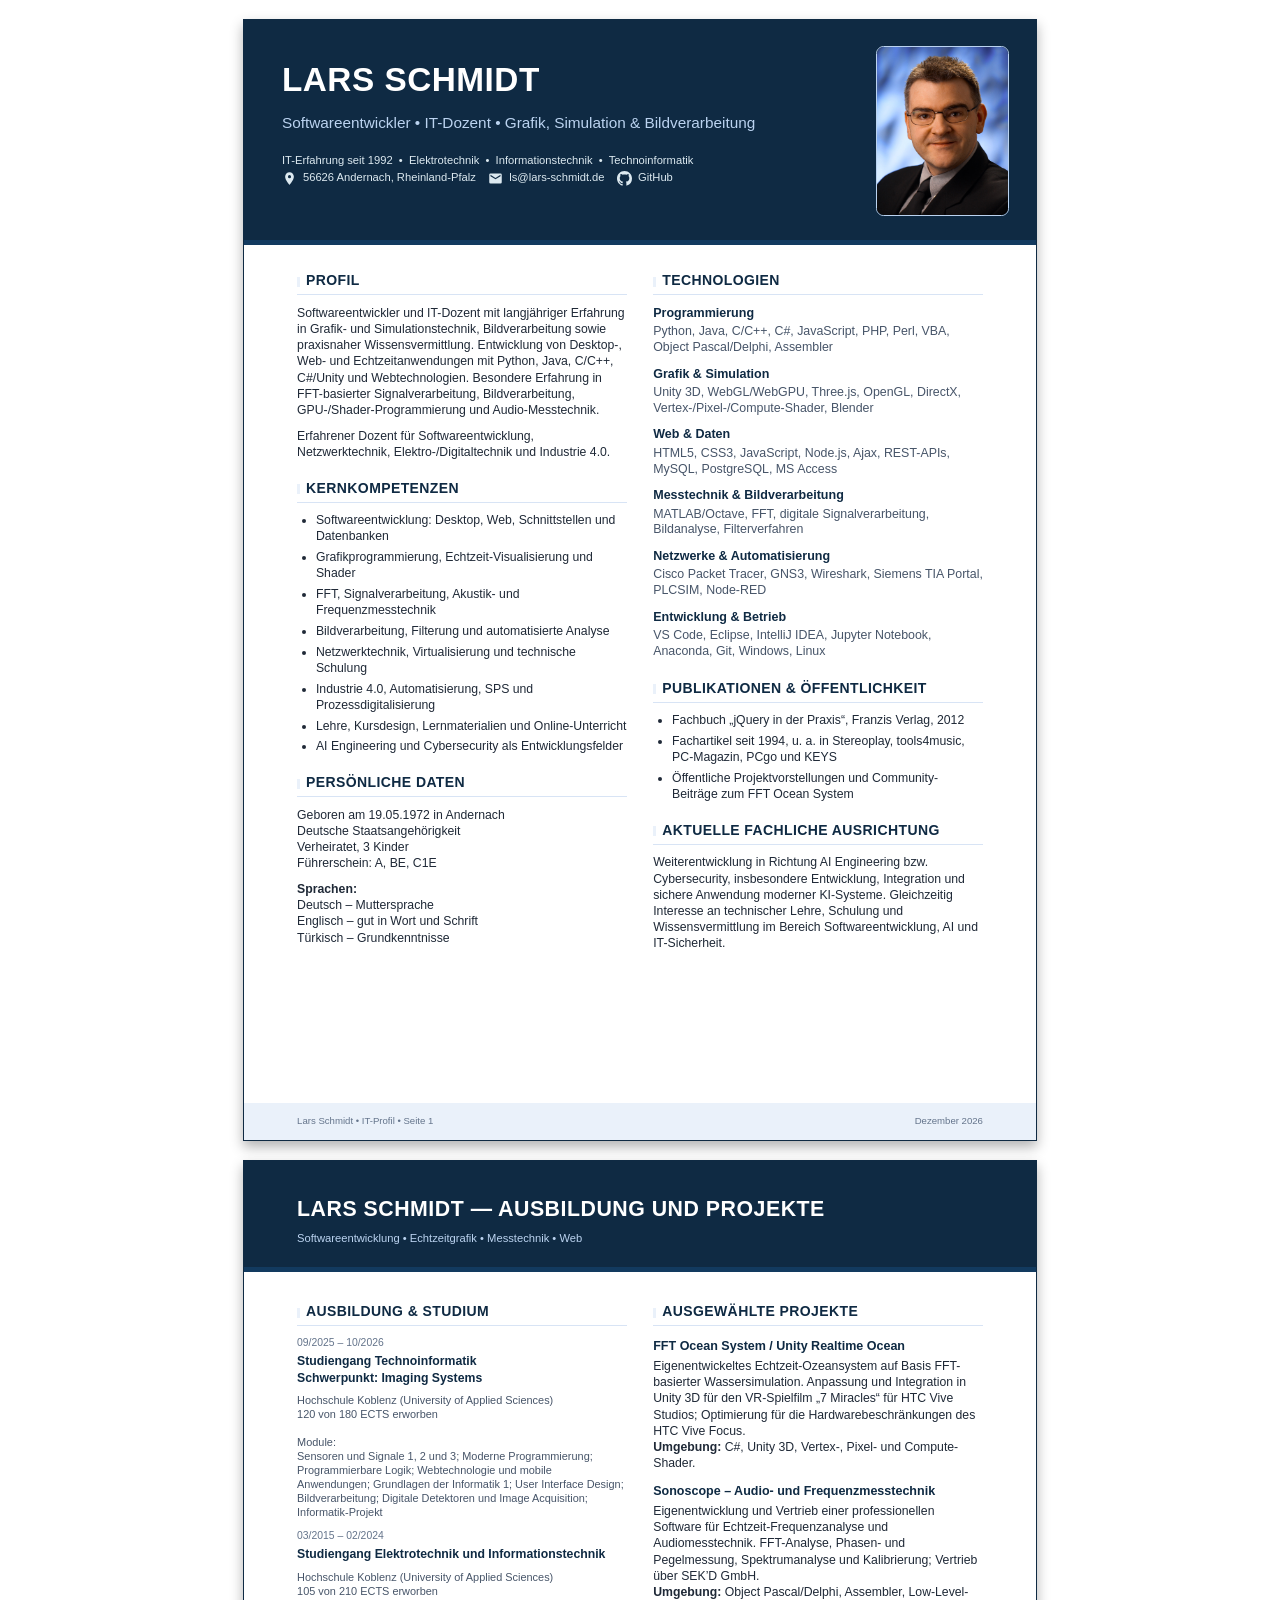
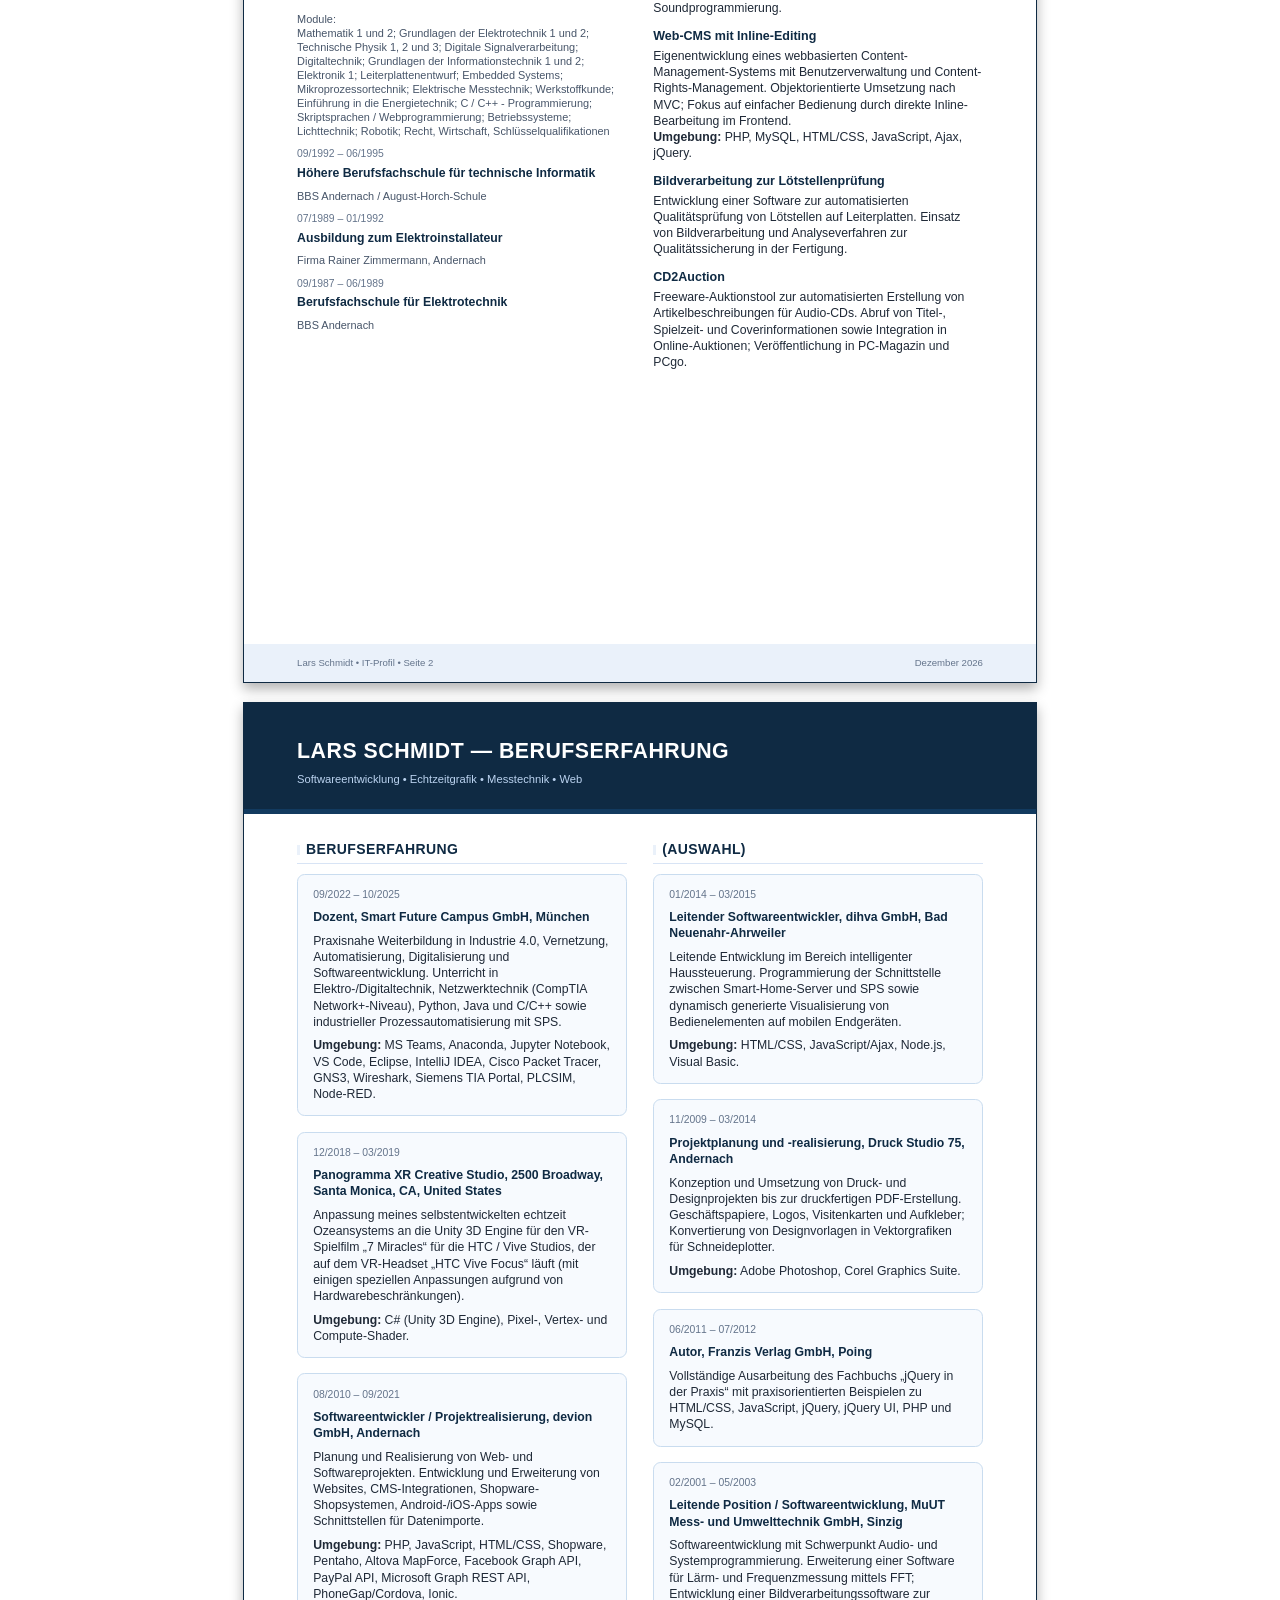
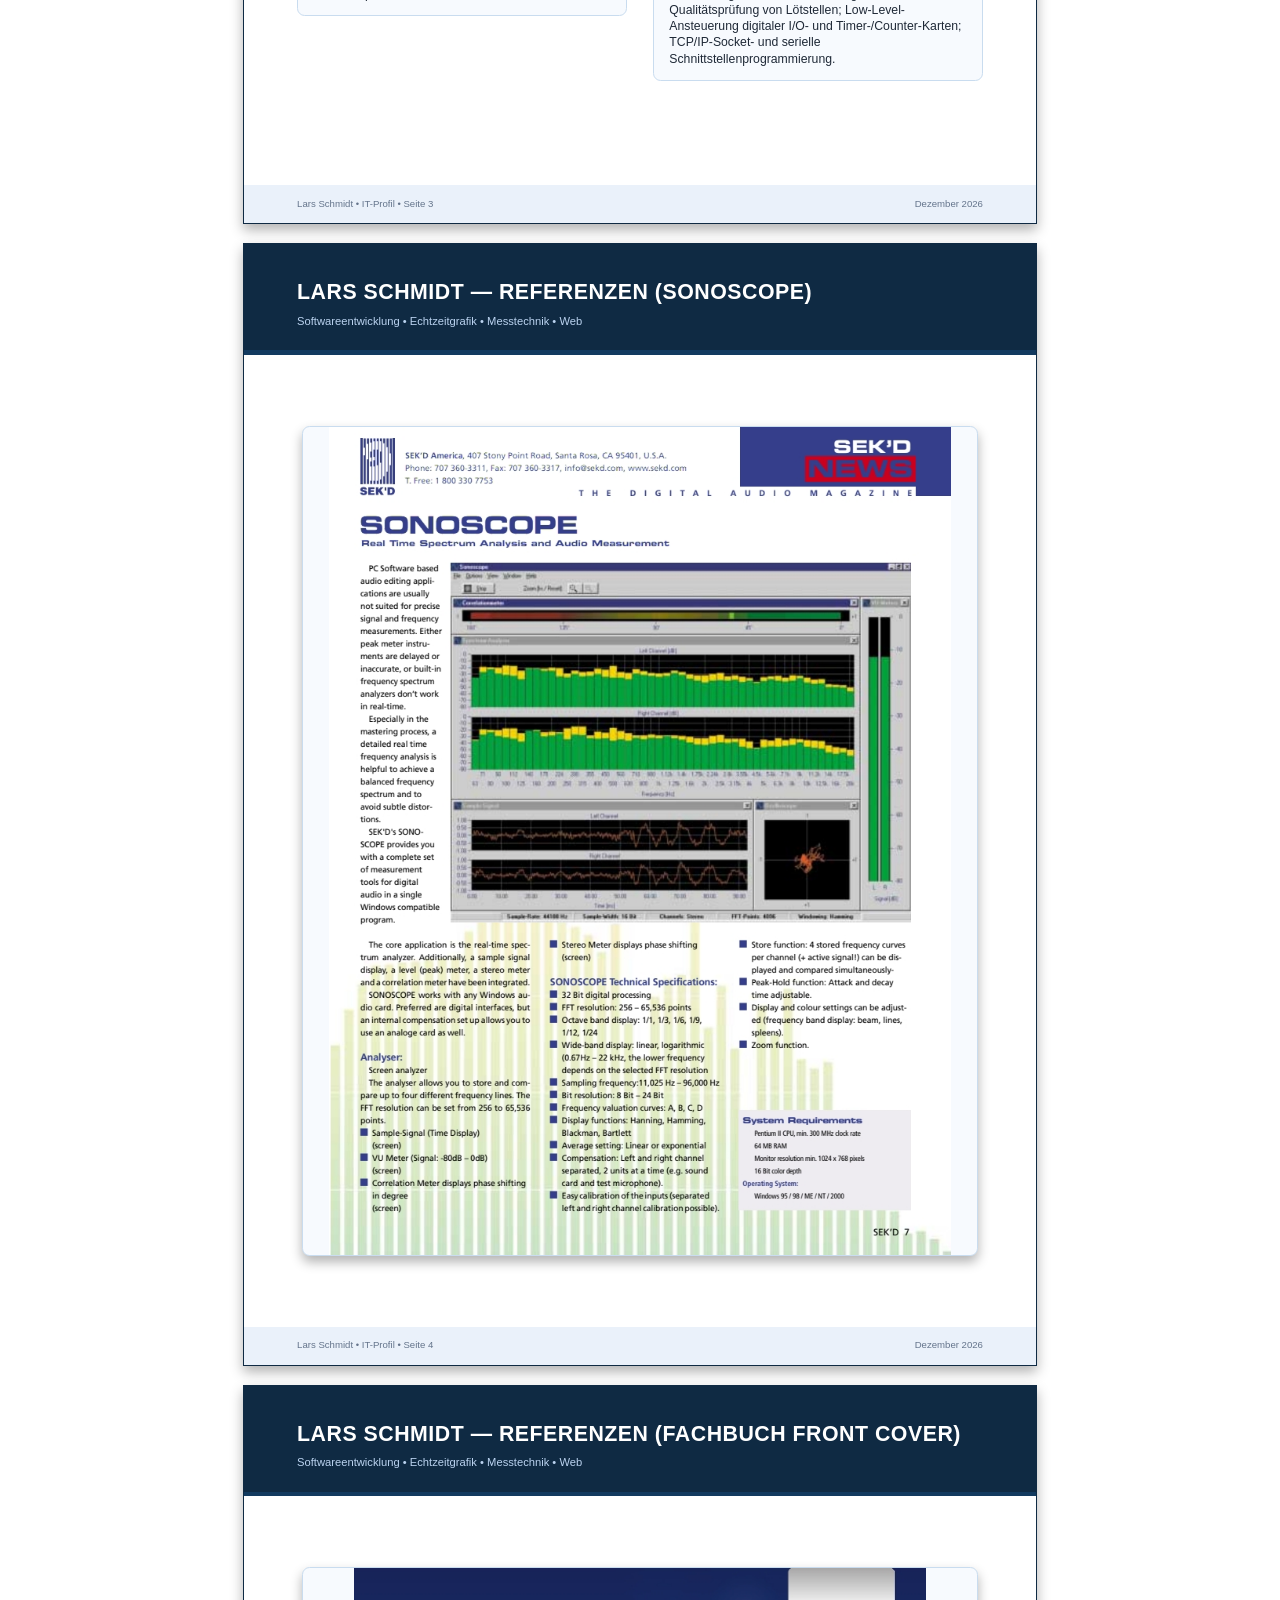
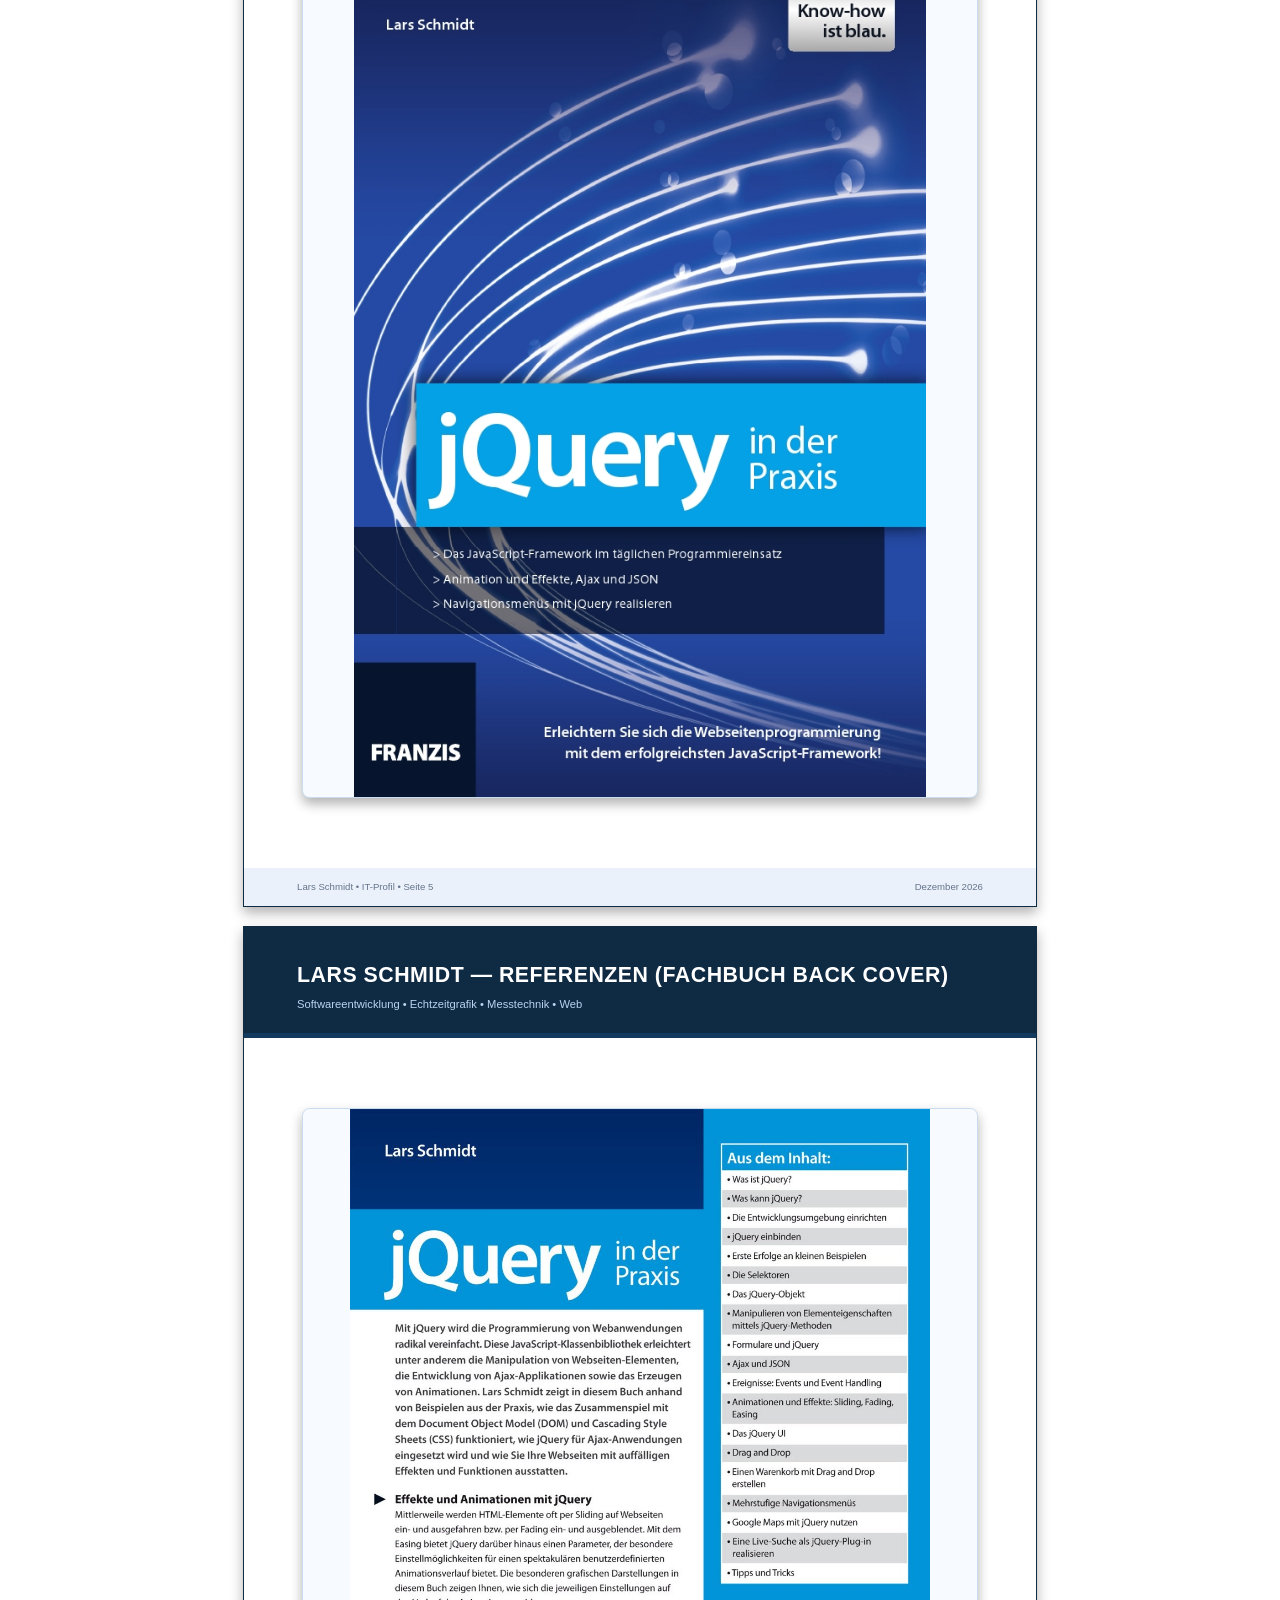
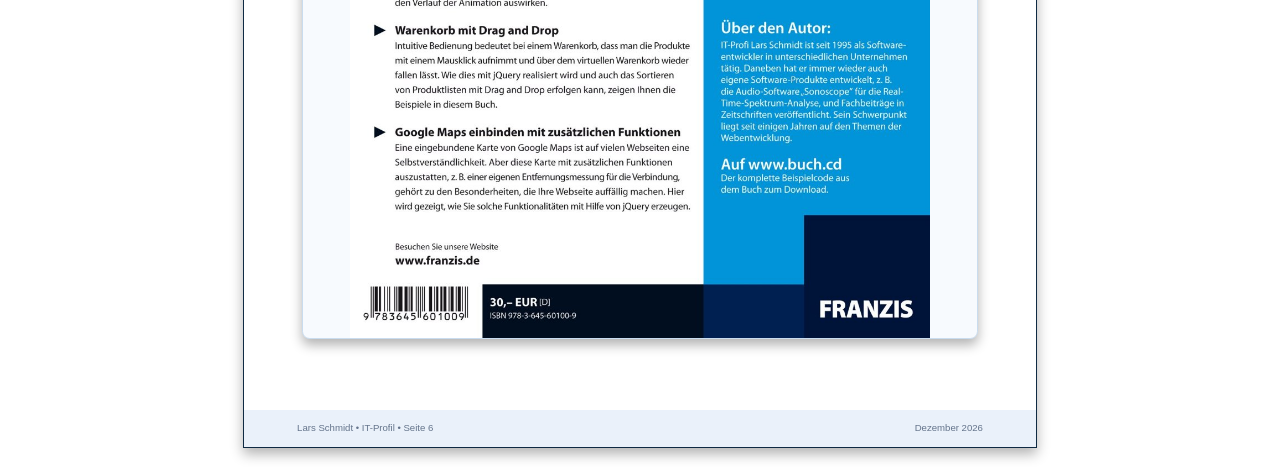
<file: index.html>
<!doctype html>
<html lang="de">

<head>
  <meta charset="utf-8">
  <meta name="viewport" content="width=device-width,initial-scale=1">
  <title>Lars Schmidt – IT-Profil</title>

  <link rel="stylesheet" href="style.css">

</head>

<body>

  <div class="page">
    <header class="header">
      <h1>LARS SCHMIDT</h1>
      <p class="role">Softwareentwickler &bull; IT-Dozent &bull; Grafik, Simulation &amp; Bildverarbeitung</p>

      <p class="contact">
        IT-Erfahrung seit 1992 &nbsp;&bull;&nbsp; Elektrotechnik &nbsp;&bull;&nbsp; Informationstechnik
        &nbsp;&bull;&nbsp; Technoinformatik<br>
        <!--
      Aktuelle fachliche Ausrichtung: AI Engineering &amp; Cybersecurity
      -->
      </p>


      <div class="contact">

        <span class="kontakt-item">
          <svg class="icon" viewBox="0 0 24 24" aria-hidden="true">
            <path
              d="M12 2C8.1 2 5 5.1 5 9c0 5.2 7 13 7 13s7-7.8 7-13c0-3.9-3.1-7-7-7zm0 9.5A2.5 2.5 0 1 1 12 6.5a2.5 2.5 0 0 1 0 5z" />
          </svg>
          56626 Andernach, Rheinland-Pfalz &nbsp;&nbsp;
        </span>

        <span class="kontakt-item">
          <svg class="icon" viewBox="0 0 24 24" aria-hidden="true">
            <path
              d="M20 4H4a2 2 0 0 0-2 2v12a2 2 0 0 0 2 2h16a2 2 0 0 0 2-2V6a2 2 0 0 0-2-2zm0 4.2-8 5-8-5V6l8 5 8-5v2.2z" />
          </svg>
          <a href="mailto:ls@lars-schmidt.de">ls@lars-schmidt.de &nbsp;&nbsp;</a>
        </span>

        <span class="kontakt-item">
          <svg class="icon" viewBox="0 0 16 16" aria-hidden="true">
            <path
              d="M8 0C3.58 0 0 3.58 0 8c0 3.54 2.29 6.53 5.47 7.59.4.07.55-.17.55-.38 0-.19-.01-.82-.01-1.49-2.01.37-2.53-.49-2.69-.94-.09-.23-.48-.94-.82-1.13-.28-.15-.68-.52-.01-.53.63-.01 1.08.58 1.23.82.72 1.21 1.87.87 2.33.66.07-.52.28-.87.51-1.07-1.78-.2-3.64-.89-3.64-3.95 0-.87.31-1.59.82-2.15-.08-.2-.36-1.02.08-2.12 0 0 .67-.21 2.2.82.64-.18 1.32-.27 2-.27s1.36.09 2 .27c1.53-1.04 2.2-.82 2.2-.82.44 1.1.16 1.92.08 2.12.51.56.82 1.27.82 2.15 0 3.07-1.87 3.75-3.65 3.95.29.25.54.73.54 1.48 0 1.07-.01 1.93-.01 2.2 0 .21.15.46.55.38A7.995 7.995 0 0 0 16 8c0-4.42-3.58-8-8-8z" />
          </svg>
          <a href="https://github.com/lars-schmidt-dev/" target="_blank" rel="noopener">
            GitHub &nbsp;&nbsp;
          </a>
        </span>


      </div><br>

      <div class="photo">
        <img src="images/Bild.png" alt="Lars Schmidt">
      </div>
    </header>

    <main class="content">
      <div>
        <section class="section">
          <h2>Profil</h2>
          <p>Softwareentwickler und IT-Dozent mit langjähriger Erfahrung in Grafik- und Simulationstechnik,
            Bildverarbeitung sowie praxisnaher Wissensvermittlung. Entwicklung von Desktop-, Web- und
            Echtzeitanwendungen mit Python, Java, C/C++, C#/Unity und Webtechnologien. Besondere Erfahrung in
            FFT-basierter Signalverarbeitung, Bildverarbeitung, GPU-/Shader-Programmierung und Audio-Messtechnik.</p>
          <p>Erfahrener Dozent für Softwareentwicklung, Netzwerktechnik, Elektro-/Digitaltechnik und Industrie 4.0.</p>
        </section>

        <section class="section">
          <h2>Kernkompetenzen</h2>
          <ul>
            <li>Softwareentwicklung: Desktop, Web, Schnittstellen und Datenbanken</li>
            <li>Grafikprogrammierung, Echtzeit-Visualisierung und Shader</li>
            <li>FFT, Signalverarbeitung, Akustik- und Frequenzmesstechnik</li>
            <li>Bildverarbeitung, Filterung und automatisierte Analyse</li>
            <li>Netzwerktechnik, Virtualisierung und technische Schulung</li>
            <li>Industrie 4.0, Automatisierung, SPS und Prozessdigitalisierung</li>
            <li>Lehre, Kursdesign, Lernmaterialien und Online-Unterricht</li>
            <li>AI Engineering und Cybersecurity als Entwicklungsfelder</li>
          </ul>
        </section>

        <section class="section">
          <h2>Persönliche Daten</h2>
          <p>Geboren am 19.05.1972 in Andernach<br>Deutsche Staatsangehörigkeit<br>Verheiratet, 3
            Kinder<br>Führerschein: A, BE, C1E</p>
          <p><strong>Sprachen:</strong><br>Deutsch – Muttersprache<br>Englisch – gut in Wort und Schrift<br>Türkisch –
            Grundkenntnisse</p>
        </section>

      </div>

      <div>
        <section class="section tech2">
          <h2>Technologien</h2>
          <h3>Programmierung</h3>
          <p>Python, Java, C/C++, C#, JavaScript, PHP, Perl, VBA, Object Pascal/Delphi, Assembler</p>
          <h3>Grafik &amp; Simulation</h3>
          <p>Unity 3D, WebGL/WebGPU, Three.js, OpenGL, DirectX, Vertex-/Pixel-/Compute-Shader, Blender</p>
          <h3>Web &amp; Daten</h3>
          <p>HTML5, CSS3, JavaScript, Node.js, Ajax, REST-APIs, MySQL, PostgreSQL, MS Access</p>
          <h3>Messtechnik &amp; Bildverarbeitung</h3>
          <p>MATLAB/Octave, FFT, digitale Signalverarbeitung, Bildanalyse, Filterverfahren</p>
          <h3>Netzwerke &amp; Automatisierung</h3>
          <p>Cisco Packet Tracer, GNS3, Wireshark, Siemens TIA Portal, PLCSIM, Node-RED</p>
          <h3>Entwicklung &amp; Betrieb</h3>
          <p>VS Code, Eclipse, IntelliJ IDEA, Jupyter Notebook, Anaconda, Git, Windows, Linux</p>
        </section>

        <section class="section">
          <h2>Publikationen &amp; Öffentlichkeit</h2>
          <ul>
            <li>Fachbuch „jQuery in der Praxis“, Franzis Verlag, 2012</li>
            <li>Fachartikel seit 1994, u. a. in Stereoplay, tools4music, PC-Magazin, PCgo und KEYS</li>
            <li>Öffentliche Projektvorstellungen und Community-Beiträge zum FFT Ocean System</li>
          </ul>
        </section>

        <section class="section">
          <h2>Aktuelle fachliche Ausrichtung</h2>
          <p>Weiterentwicklung in Richtung AI Engineering bzw. Cybersecurity, insbesondere Entwicklung, Integration und
            sichere Anwendung moderner KI-Systeme. Gleichzeitig Interesse an technischer Lehre, Schulung und
            Wissensvermittlung im Bereich Softwareentwicklung, AI und IT-Sicherheit.</p>
        </section>

      </div>
    </main>

    <div class="footer"><span>Lars Schmidt &bull; IT-Profil &bull; Seite 1</span><span class="profil-datum"
        style="text-align: right;"></span></div>
  </div>

  <div class="page page2">
    <header class="header" style="padding:9mm 14mm 7mm">
      <h1 style="font-size:16pt;margin:0">LARS SCHMIDT — AUSBILDUNG UND PROJEKTE</h1>
      <p class="role" style="margin:2mm 0 0;font-size:8.4pt">Softwareentwicklung &bull; Echtzeitgrafik &bull;
        Messtechnik &bull; Web</p>
    </header>

    <main class="content">

      <div>
        <section class="section">
          <h2>Ausbildung &amp; Studium</h2>
          <p class="date">09/2025 – 10/2026</p>
          <p class="jobtitle">Studiengang Technoinformatik<br>Schwerpunkt: Imaging Systems</p>
          <p class="small">Hochschule Koblenz (University of Applied Sciences)<br>120 von 180 ECTS
            erworben<br><br>Module:<br>Sensoren und Signale 1, 2 und 3; Moderne Programmierung; Programmierbare Logik;
            Webtechnologie und mobile Anwendungen; Grundlagen der Informatik 1; User Interface Design; Bildverarbeitung;
            Digitale Detektoren und Image Acquisition; Informatik-Projekt</p>
          <p class="date">03/2015 – 02/2024</p>
          <p class="jobtitle">Studiengang Elektrotechnik und Informationstechnik</p>
          <p class="small">Hochschule Koblenz (University of Applied Sciences)<br>105 von 210 ECTS
            erworben<br><br>Module:<br>Mathematik 1 und 2; Grundlagen der Elektrotechnik 1 und 2; Technische Physik 1, 2
            und 3; Digitale Signalverarbeitung; Digitaltechnik; Grundlagen der Informationstechnik 1 und 2; Elektronik
            1; Leiterplattenentwurf; Embedded Systems; Mikroprozessortechnik; Elektrische Messtechnik; Werkstoffkunde;
            Einführung in die Energietechnik; C / C++ - Programmierung; Skriptsprachen / Webprogrammierung;
            Betriebssysteme; Lichttechnik; Robotik; Recht, Wirtschaft, Schlüsselqualifikationen</p>
          <p class="date">09/1992 – 06/1995</p>
          <p class="jobtitle">Höhere Berufsfachschule für technische Informatik</p>
          <p class="small">BBS Andernach / August-Horch-Schule</p>
          <p class="date">07/1989 – 01/1992</p>
          <p class="jobtitle">Ausbildung zum Elektroinstallateur</p>
          <p class="small">Firma Rainer Zimmermann, Andernach</p>
          <p class="date">09/1987 – 06/1989</p>
          <p class="jobtitle">Berufsfachschule für Elektrotechnik</p>
          <p class="small">BBS Andernach</p>
        </section>
      </div>

      <div>
        <section class="section">
          <h2>Ausgewählte Projekte</h2>

          <article class="project">
            <h3>FFT Ocean System / Unity Realtime Ocean</h3>
            <p>Eigenentwickeltes Echtzeit-Ozeansystem auf Basis FFT-basierter Wassersimulation. Anpassung und
              Integration in Unity 3D für den VR-Spielfilm „7 Miracles“ für HTC Vive Studios; Optimierung für die
              Hardwarebeschränkungen des HTC Vive Focus.</p>
            <p><strong>Umgebung:</strong> C#, Unity 3D, Vertex-, Pixel- und Compute-Shader.</p>
          </article>

          <article class="project">
            <h3>Sonoscope – Audio- und Frequenzmesstechnik</h3>
            <p>Eigenentwicklung und Vertrieb einer professionellen Software für Echtzeit-Frequenzanalyse und
              Audiomesstechnik. FFT-Analyse, Phasen- und Pegelmessung, Spektrumanalyse und Kalibrierung; Vertrieb über
              SEK’D GmbH.</p>
            <p><strong>Umgebung:</strong> Object Pascal/Delphi, Assembler, Low-Level-Soundprogrammierung.</p>
          </article>

          <article class="project">
            <h3>Web-CMS mit Inline-Editing</h3>
            <p>Eigenentwicklung eines webbasierten Content-Management-Systems mit Benutzerverwaltung und
              Content-Rights-Management. Objektorientierte Umsetzung nach MVC; Fokus auf einfacher Bedienung durch
              direkte Inline-Bearbeitung im Frontend.</p>
            <p><strong>Umgebung:</strong> PHP, MySQL, HTML/CSS, JavaScript, Ajax, jQuery.</p>
          </article>

          <article class="project">
            <h3>Bildverarbeitung zur Lötstellenprüfung</h3>
            <p>Entwicklung einer Software zur automatisierten Qualitätsprüfung von Lötstellen auf Leiterplatten. Einsatz
              von Bildverarbeitung und Analyseverfahren zur Qualitätssicherung in der Fertigung.</p>
          </article>

          <article class="project">
            <h3>CD2Auction</h3>
            <p>Freeware-Auktionstool zur automatisierten Erstellung von Artikelbeschreibungen für Audio-CDs. Abruf von
              Titel-, Spielzeit- und Coverinformationen sowie Integration in Online-Auktionen; Veröffentlichung in
              PC-Magazin und PCgo.</p>
          </article>
        </section>
      </div>

    </main>

    <div class="footer"><span>Lars Schmidt &bull; IT-Profil &bull; Seite 2</span><span class="profil-datum"
        style="text-align: right;"></span></div>
  </div>

  <div class="page page3">
    <header class="header" style="padding:9mm 14mm 7mm">
      <h1 style="font-size:16pt;margin:0">LARS SCHMIDT — BERUFSERFAHRUNG</h1>
      <p class="role" style="margin:2mm 0 0;font-size:8.4pt">Softwareentwicklung &bull; Echtzeitgrafik &bull;
        Messtechnik &bull; Web</p>
    </header>

    <main class="content">
      <div>

        <section class="section">
          <h2>Berufserfahrung</h2>

          <article class="job">
            <p class="date">09/2022 – 10/2025</p>
            <p class="jobtitle">Dozent, Smart Future Campus GmbH, München</p>
            <p>Praxisnahe Weiterbildung in Industrie 4.0, Vernetzung, Automatisierung, Digitalisierung und
              Softwareentwicklung. Unterricht in Elektro-/Digitaltechnik, Netzwerktechnik (CompTIA Network+-Niveau),
              Python, Java und C/C++ sowie industrieller Prozessautomatisierung mit SPS.</p>
            <p><strong>Umgebung:</strong> MS Teams, Anaconda, Jupyter Notebook, VS Code, Eclipse, IntelliJ IDEA, Cisco
              Packet Tracer, GNS3, Wireshark, Siemens TIA Portal, PLCSIM, Node-RED.</p>
          </article>

          <article class="job">
            <p class="date">12/2018 – 03/2019</p>
            <p class="jobtitle">Panogramma XR Creative Studio, 2500 Broadway, Santa Monica, CA, United States</p>
            <p>Anpassung meines selbstentwickelten echtzeit Ozeansystems an die Unity 3D Engine für den VR-Spielfilm „7
              Miracles“ für die HTC / Vive Studios, der auf dem VR-Headset „HTC Vive Focus“ läuft (mit einigen
              speziellen Anpassungen aufgrund von Hardwarebeschränkungen).
            <p><strong>Umgebung:</strong> C# (Unity 3D Engine), Pixel-, Vertex- und Compute-Shader.</p>
          </article>

          <article class="job">
            <p class="date">08/2010 – 09/2021</p>
            <p class="jobtitle">Softwareentwickler / Projektrealisierung, devion GmbH, Andernach</p>
            <p>Planung und Realisierung von Web- und Softwareprojekten. Entwicklung und Erweiterung von Websites,
              CMS-Integrationen, Shopware-Shopsystemen, Android-/iOS-Apps sowie Schnittstellen für Datenimporte.</p>
            <p><strong>Umgebung:</strong> PHP, JavaScript, HTML/CSS, Shopware, Pentaho, Altova MapForce, Facebook Graph
              API, PayPal API, Microsoft Graph REST API, PhoneGap/Cordova, Ionic.</p>
          </article>

        </section>

      </div>

      <div>

        <section class="section">
          <h2>(Auswahl)</h2>


          <article class="job">
            <p class="date">01/2014 – 03/2015</p>
            <p class="jobtitle">Leitender Softwareentwickler, dihva GmbH, Bad Neuenahr-Ahrweiler</p>
            <p>Leitende Entwicklung im Bereich intelligenter Haussteuerung. Programmierung der Schnittstelle zwischen
              Smart-Home-Server und SPS sowie dynamisch generierte Visualisierung von Bedienelementen auf mobilen
              Endgeräten.</p>
            <p><strong>Umgebung:</strong> HTML/CSS, JavaScript/Ajax, Node.js, Visual Basic.</p>
          </article>

          <article class="job">
            <p class="date">11/2009 – 03/2014</p>
            <p class="jobtitle">Projektplanung und -realisierung, Druck Studio 75, Andernach</p>
            <p>Konzeption und Umsetzung von Druck- und Designprojekten bis zur druckfertigen PDF-Erstellung.
              Geschäftspapiere, Logos, Visitenkarten und Aufkleber; Konvertierung von Designvorlagen in Vektorgrafiken
              für Schneideplotter.</p>
            <p><strong>Umgebung:</strong> Adobe Photoshop, Corel Graphics Suite.</p>
          </article>

          <article class="job">
            <p class="date">06/2011 – 07/2012</p>
            <p class="jobtitle">Autor, Franzis Verlag GmbH, Poing</p>
            <p>Vollständige Ausarbeitung des Fachbuchs „jQuery in der Praxis“ mit praxisorientierten Beispielen zu
              HTML/CSS, JavaScript, jQuery, jQuery UI, PHP und MySQL.</p>
          </article>

          <article class="job">
            <p class="date">02/2001 – 05/2003</p>
            <p class="jobtitle">Leitende Position / Softwareentwicklung, MuUT Mess- und Umwelttechnik GmbH, Sinzig</p>
            <p>Softwareentwicklung mit Schwerpunkt Audio- und Systemprogrammierung. Erweiterung einer Software für Lärm-
              und Frequenzmessung mittels FFT; Entwicklung einer Bildverarbeitungssoftware zur Qualitätsprüfung von
              Lötstellen; Low-Level-Ansteuerung digitaler I/O- und Timer-/Counter-Karten; TCP/IP-Socket- und serielle
              Schnittstellenprogrammierung.</p>
          </article>
        </section>

      </div>
    </main>

    <div class="footer"><span>Lars Schmidt &bull; IT-Profil &bull; Seite 3</span><span class="profil-datum"
        style="text-align: right;"></span></div>
  </div>

  <div class="page page4">
    <header class="header" style="padding:9mm 14mm 7mm">
      <h1 style="font-size:16pt;margin:0">LARS SCHMIDT — REFERENZEN (SONOSCOPE)</h1>
      <p class="role" style="margin:2mm 0 0;font-size:8.4pt">Softwareentwicklung &bull; Echtzeitgrafik &bull;
        Messtechnik &bull; Web</p>
    </header>

    <main class="photo_ref">
      <div class="photo_ref_wrapper">
        <img src="images/sono_ref.jpg" alt="Sonoscope">
      </div>
    </main>

    <div class="footer"><span>Lars Schmidt &bull; IT-Profil &bull; Seite 4</span><span class="profil-datum"
        style="text-align: right;"></span></div>
  </div>

  <div class="page page5">
    <header class="header" style="padding:9mm 14mm 7mm">
      <h1 style="font-size:16pt;margin:0">LARS SCHMIDT — REFERENZEN (FACHBUCH FRONT COVER)</h1>
      <p class="role" style="margin:2mm 0 0;font-size:8.4pt">Softwareentwicklung &bull; Echtzeitgrafik &bull;
        Messtechnik &bull; Web</p>
    </header>

    <main class="photo_ref">
      <div class="photo_ref_wrapper">
        <img src="images/jQuery_ref_f.jpg" alt="Sonoscope">
      </div>
    </main>

    <div class="footer"><span>Lars Schmidt &bull; IT-Profil &bull; Seite 5</span><span class="profil-datum"
        style="text-align: right;"></span></div>
  </div>

  <div class="page page6">
    <header class="header" style="padding:9mm 14mm 7mm">
      <h1 style="font-size:16pt;margin:0">LARS SCHMIDT — REFERENZEN (FACHBUCH BACK COVER)</h1>
      <p class="role" style="margin:2mm 0 0;font-size:8.4pt">Softwareentwicklung &bull; Echtzeitgrafik &bull;
        Messtechnik &bull; Web</p>
    </header>

    <main class="photo_ref">
      <div class="photo_ref_wrapper">
        <img src="images/jQuery_ref_b.jpg" alt="Sonoscope">
      </div>
    </main>

    <div class="footer"><span>Lars Schmidt &bull; IT-Profil &bull; Seite 6</span><span class="profil-datum"
        style="text-align: right;"></span></div>
  </div>


  <script defer>
    const actualDate = new Date().toLocaleDateString("de-DE", {
      month: "long",
      year: "numeric"
    });

    document.querySelectorAll(".profil-datum").forEach(element => {
      element.textContent = actualDate;
    });
  </script>


</body>

</html>
</file>
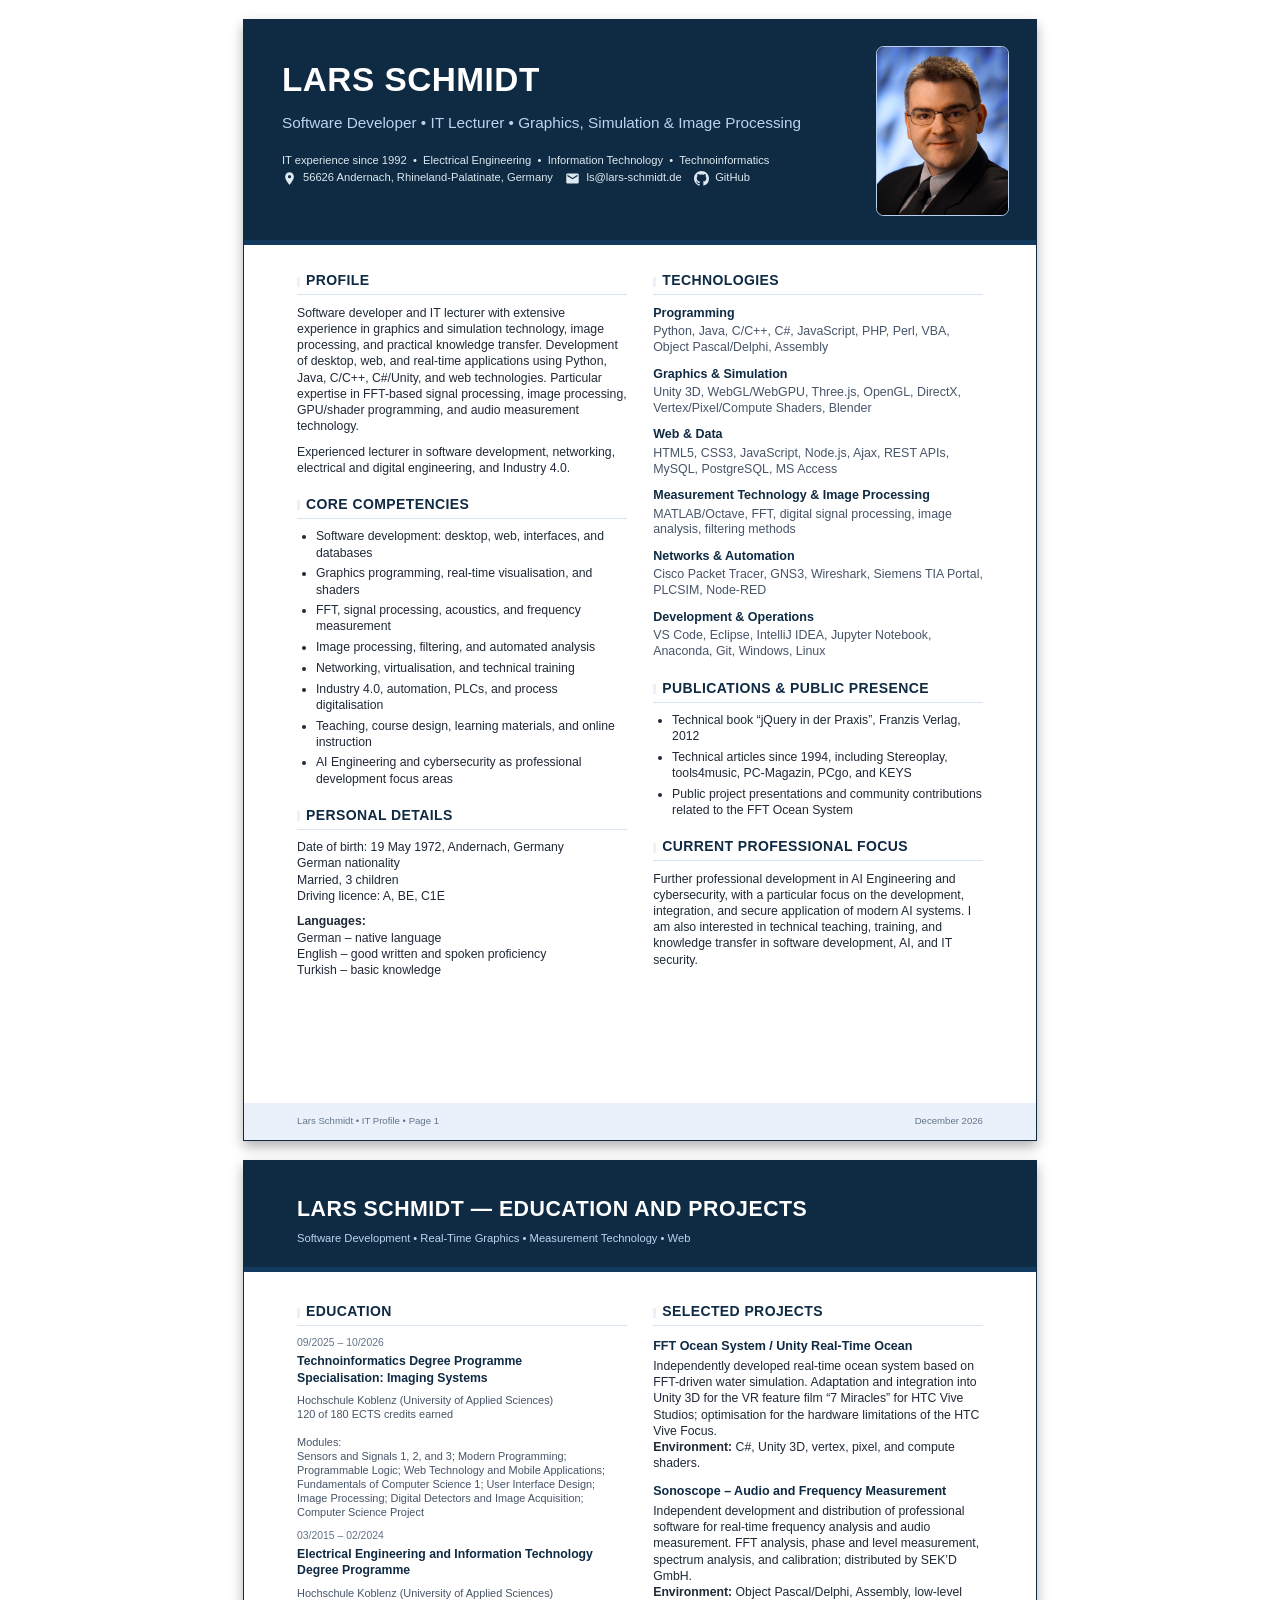
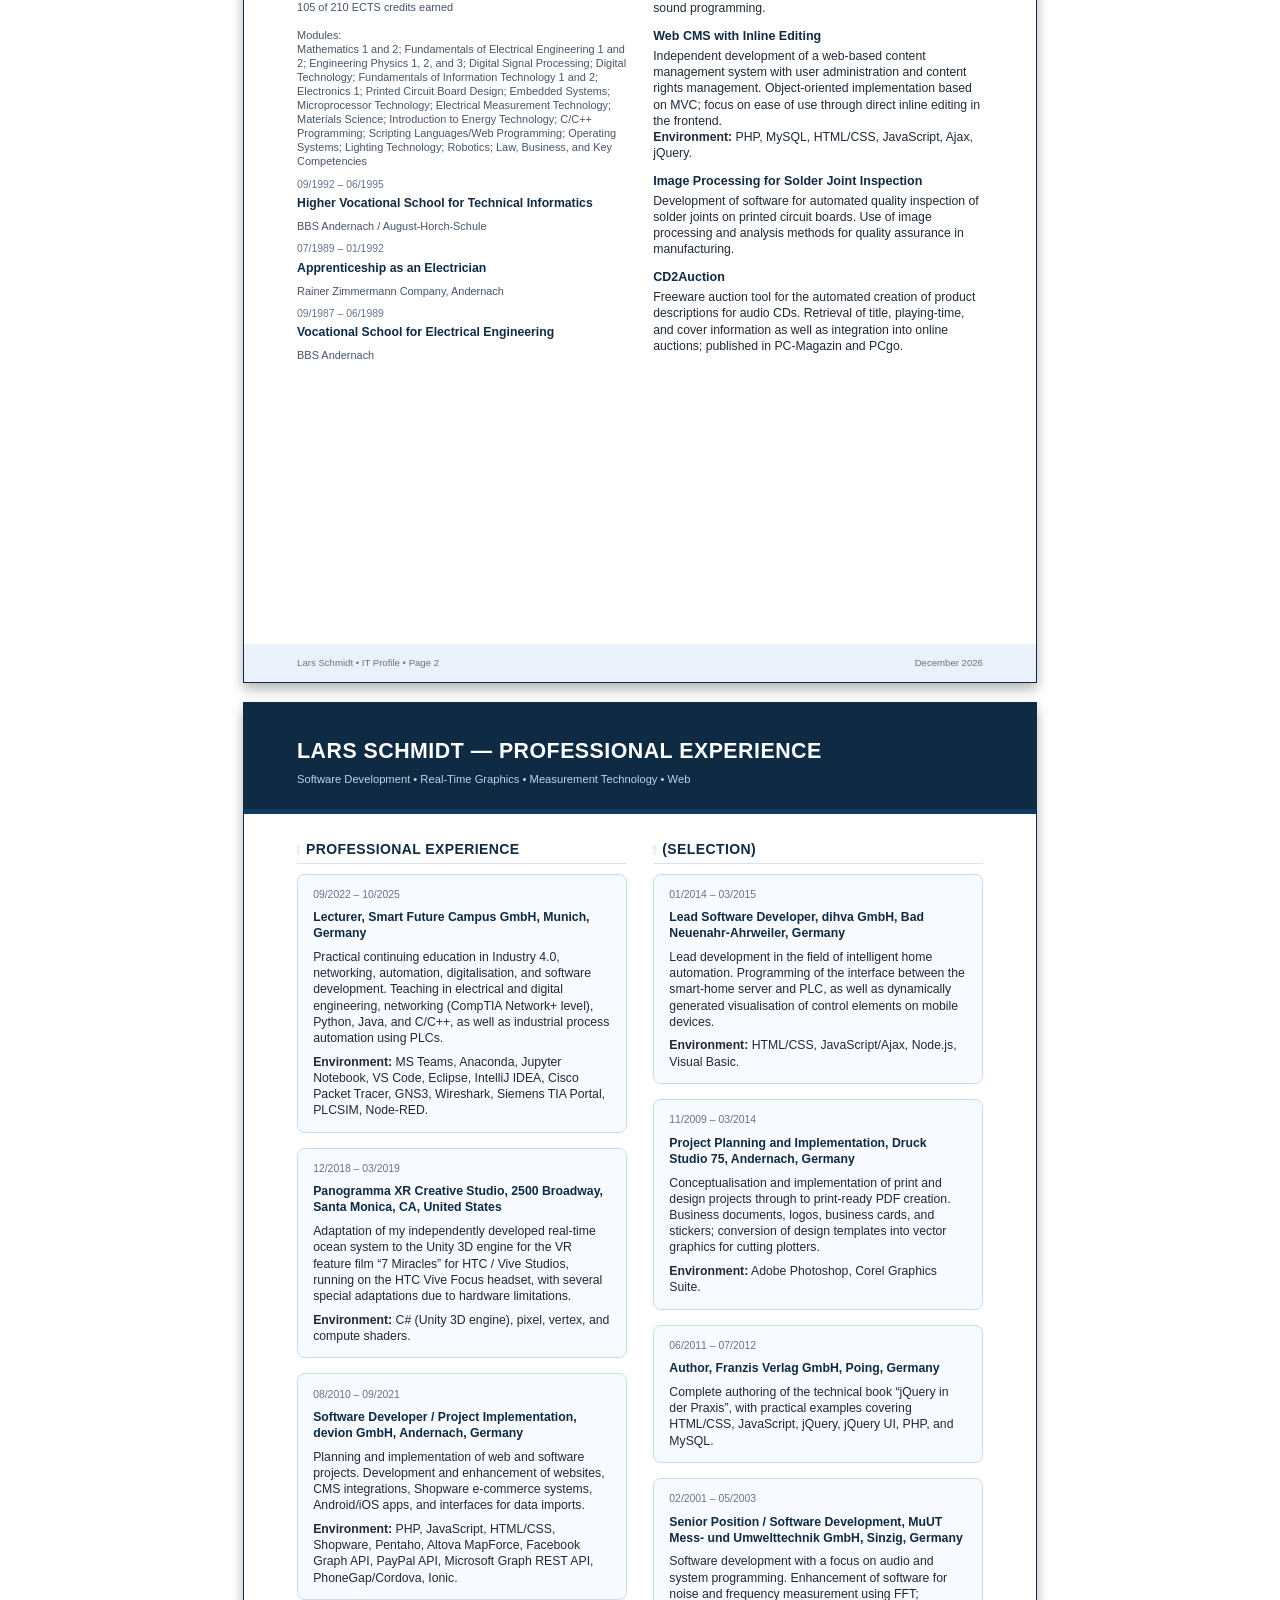
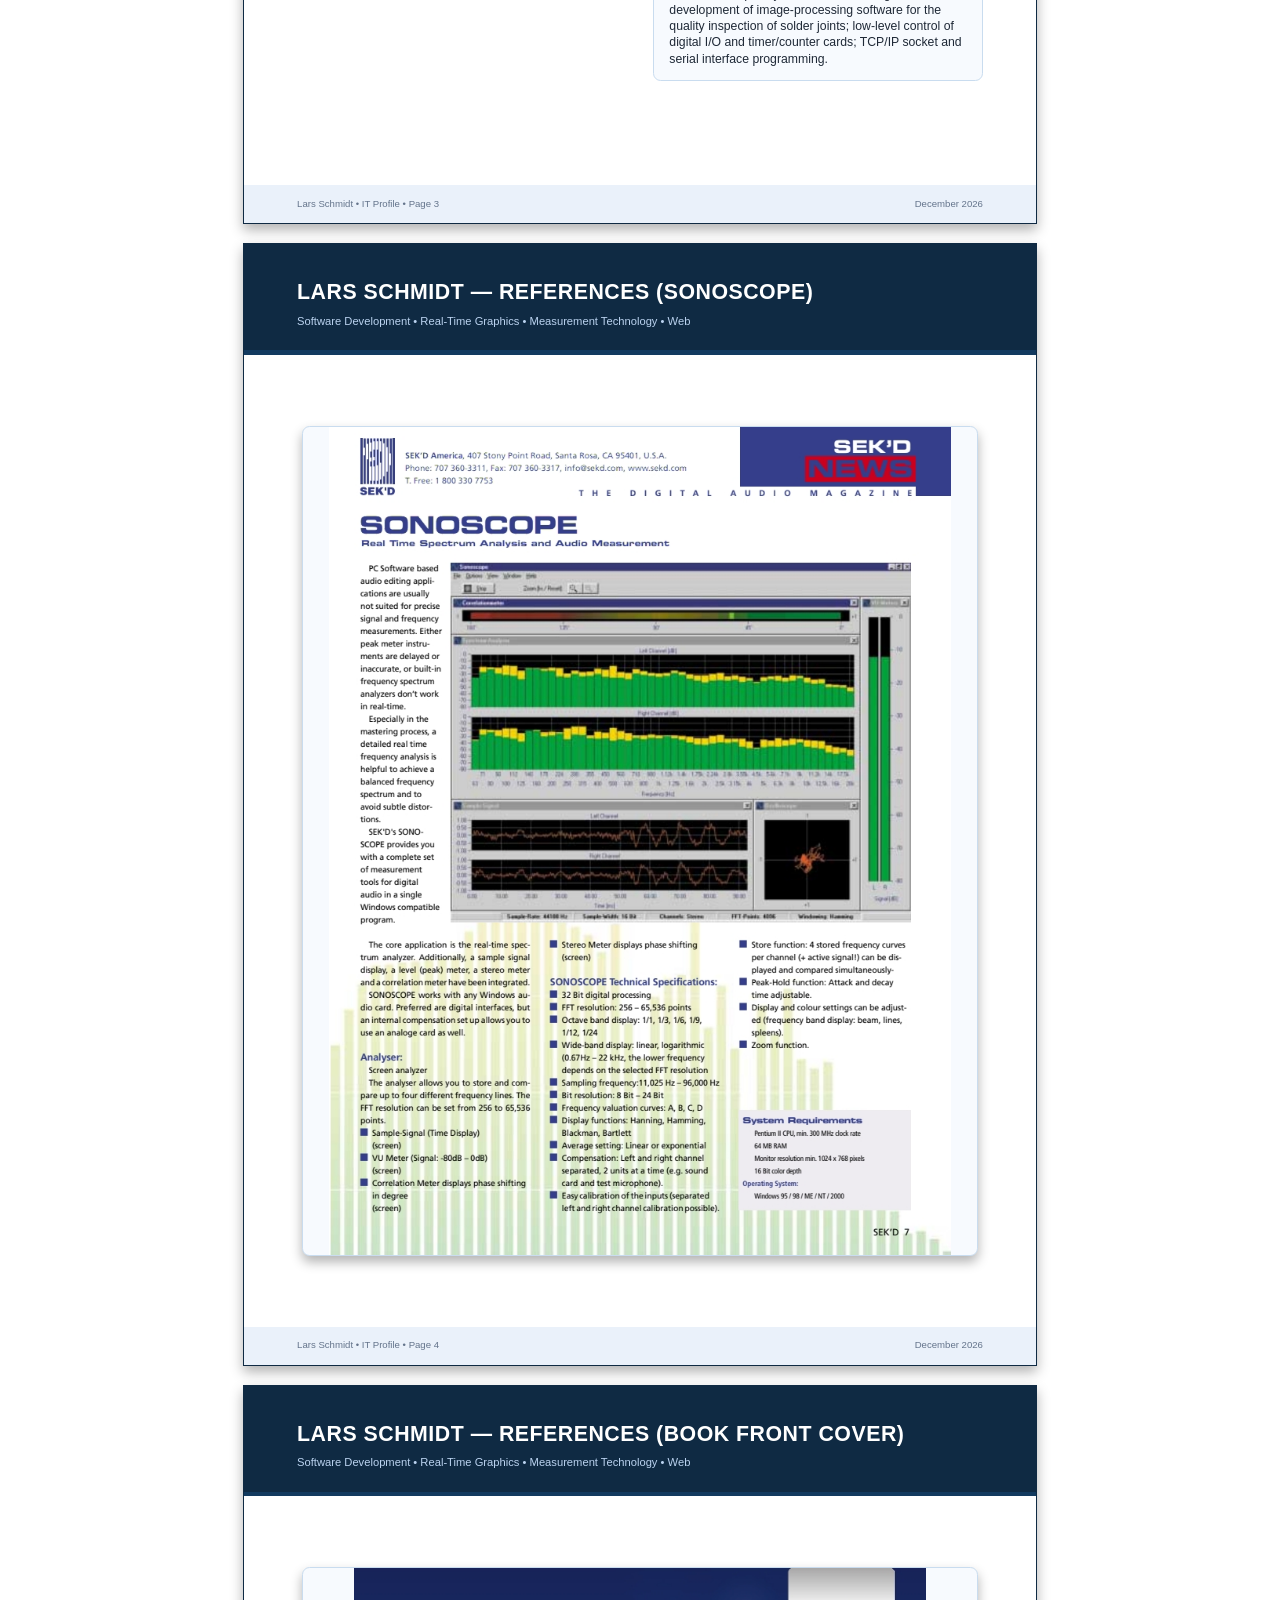
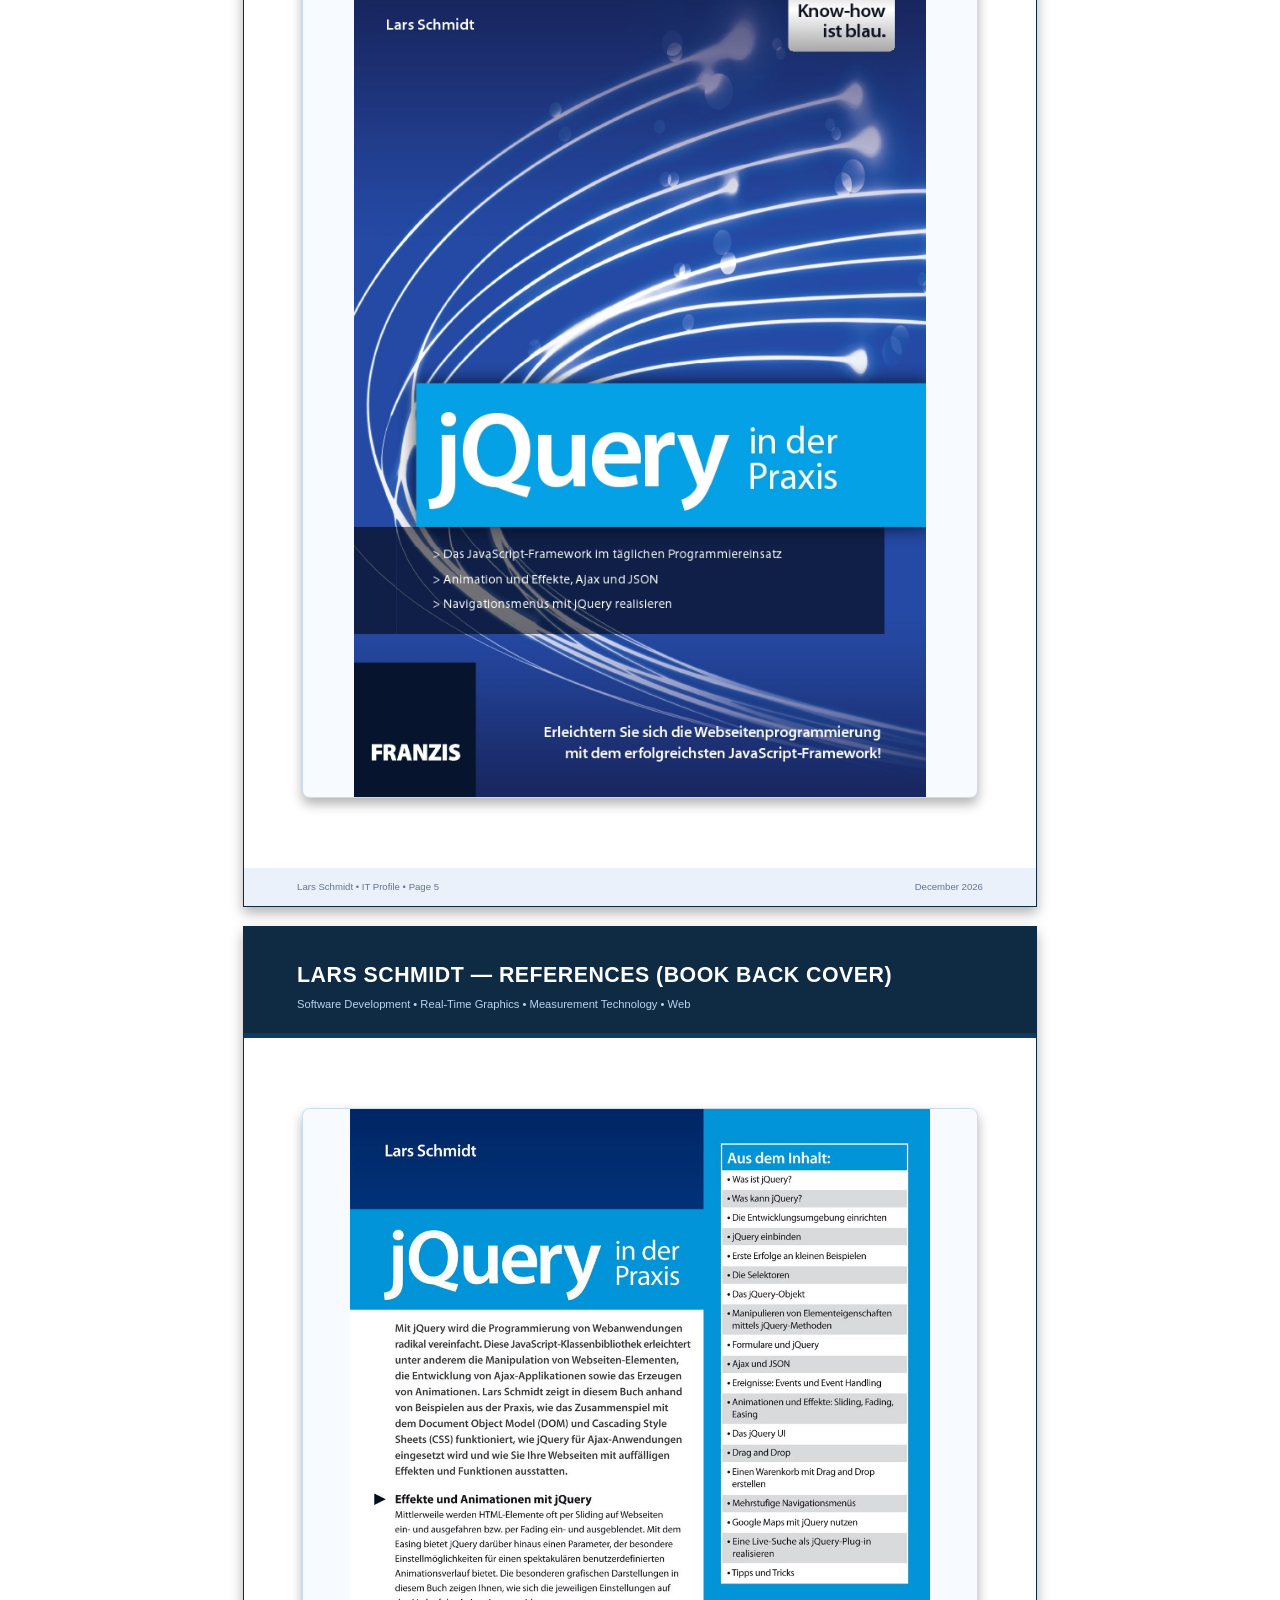
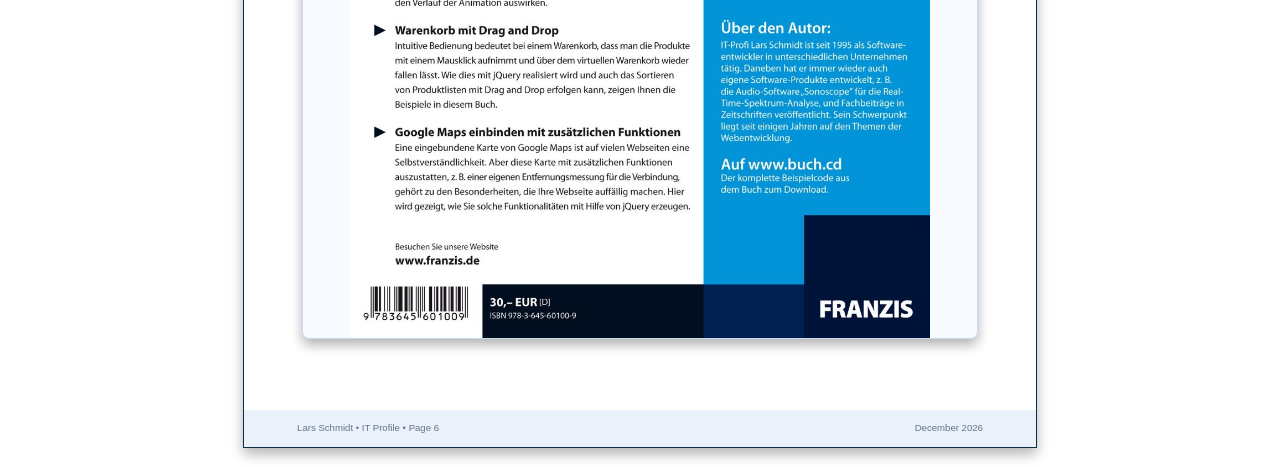
<file: index-en.html>
<!doctype html>
<html lang="en">

<head>
  <meta charset="utf-8">
  <meta name="viewport" content="width=device-width,initial-scale=1">
  <title>Lars Schmidt – IT Profile</title>

  <link rel="stylesheet" href="style.css">

</head>

<body>

  <div class="page">
    <header class="header">
      <h1>LARS SCHMIDT</h1>
      <p class="role">Software Developer &bull; IT Lecturer &bull; Graphics, Simulation &amp; Image Processing</p>

      <p class="contact">
        IT experience since 1992 &nbsp;&bull;&nbsp; Electrical Engineering &nbsp;&bull;&nbsp; Information Technology
        &nbsp;&bull;&nbsp; Technoinformatics<br>
        <!--
      Current professional focus: AI Engineering &amp; Cybersecurity
      -->
      </p>


      <div class="contact">

        <span class="kontakt-item">
          <svg class="icon" viewBox="0 0 24 24" aria-hidden="true">
            <path
              d="M12 2C8.1 2 5 5.1 5 9c0 5.2 7 13 7 13s7-7.8 7-13c0-3.9-3.1-7-7-7zm0 9.5A2.5 2.5 0 1 1 12 6.5a2.5 2.5 0 0 1 0 5z" />
          </svg>
          56626 Andernach, Rhineland-Palatinate, Germany &nbsp;&nbsp;
        </span>

        <span class="kontakt-item">
          <svg class="icon" viewBox="0 0 24 24" aria-hidden="true">
            <path
              d="M20 4H4a2 2 0 0 0-2 2v12a2 2 0 0 0 2 2h16a2 2 0 0 0 2-2V6a2 2 0 0 0-2-2zm0 4.2-8 5-8-5V6l8 5 8-5v2.2z" />
          </svg>
          <a href="mailto:ls@lars-schmidt.de">ls@lars-schmidt.de &nbsp;&nbsp;</a>
        </span>

        <span class="kontakt-item">
          <svg class="icon" viewBox="0 0 16 16" aria-hidden="true">
            <path
              d="M8 0C3.58 0 0 3.58 0 8c0 3.54 2.29 6.53 5.47 7.59.4.07.55-.17.55-.38 0-.19-.01-.82-.01-1.49-2.01.37-2.53-.49-2.69-.94-.09-.23-.48-.94-.82-1.13-.28-.15-.68-.52-.01-.53.63-.01 1.08.58 1.23.82.72 1.21 1.87.87 2.33.66.07-.52.28-.87.51-1.07-1.78-.2-3.64-.89-3.64-3.95 0-.87.31-1.59.82-2.15-.08-.2-.36-1.02.08-2.12 0 0 .67-.21 2.2.82.64-.18 1.32-.27 2-.27s1.36.09 2 .27c1.53-1.04 2.2-.82 2.2-.82.44 1.1.16 1.92.08 2.12.51.56.82 1.27.82 2.15 0 3.07-1.87 3.75-3.65 3.95.29.25.54.73.54 1.48 0 1.07-.01 1.93-.01 2.2 0 .21.15.46.55.38A7.995 7.995 0 0 0 16 8c0-4.42-3.58-8-8-8z" />
          </svg>
          <a href="https://github.com/lars-schmidt-dev/" target="_blank" rel="noopener">
            GitHub &nbsp;&nbsp;
          </a>
        </span>

      </div><br>

      <div class="photo">
        <img src="images/Bild.png" alt="Lars Schmidt">
      </div>
    </header>

    <main class="content">
      <div>
        <section class="section">
          <h2>Profile</h2>
          <p>Software developer and IT lecturer with extensive experience in graphics and simulation technology,
            image processing, and practical knowledge transfer. Development of desktop, web, and real-time
            applications using Python, Java, C/C++, C#/Unity, and web technologies. Particular expertise in
            FFT-based signal processing, image processing, GPU/shader programming, and audio measurement technology.</p>
          <p>Experienced lecturer in software development, networking, electrical and digital engineering, and
            Industry 4.0.</p>
        </section>

        <section class="section">
          <h2>Core Competencies</h2>
          <ul>
            <li>Software development: desktop, web, interfaces, and databases</li>
            <li>Graphics programming, real-time visualisation, and shaders</li>
            <li>FFT, signal processing, acoustics, and frequency measurement</li>
            <li>Image processing, filtering, and automated analysis</li>
            <li>Networking, virtualisation, and technical training</li>
            <li>Industry 4.0, automation, PLCs, and process digitalisation</li>
            <li>Teaching, course design, learning materials, and online instruction</li>
            <li>AI Engineering and cybersecurity as professional development focus areas</li>
          </ul>
        </section>

        <section class="section">
          <h2>Personal Details</h2>
          <p>Date of birth: 19 May 1972, Andernach, Germany<br>German nationality<br>Married, 3 children<br>Driving
            licence: A, BE, C1E</p>
          <p><strong>Languages:</strong><br>German – native language<br>English – good written and spoken proficiency<br>Turkish –
            basic knowledge</p>
        </section>

      </div>

      <div>
        <section class="section tech2">
          <h2>Technologies</h2>
          <h3>Programming</h3>
          <p>Python, Java, C/C++, C#, JavaScript, PHP, Perl, VBA, Object Pascal/Delphi, Assembly</p>
          <h3>Graphics &amp; Simulation</h3>
          <p>Unity 3D, WebGL/WebGPU, Three.js, OpenGL, DirectX, Vertex/Pixel/Compute Shaders, Blender</p>
          <h3>Web &amp; Data</h3>
          <p>HTML5, CSS3, JavaScript, Node.js, Ajax, REST APIs, MySQL, PostgreSQL, MS Access</p>
          <h3>Measurement Technology &amp; Image Processing</h3>
          <p>MATLAB/Octave, FFT, digital signal processing, image analysis, filtering methods</p>
          <h3>Networks &amp; Automation</h3>
          <p>Cisco Packet Tracer, GNS3, Wireshark, Siemens TIA Portal, PLCSIM, Node-RED</p>
          <h3>Development &amp; Operations</h3>
          <p>VS Code, Eclipse, IntelliJ IDEA, Jupyter Notebook, Anaconda, Git, Windows, Linux</p>
        </section>

        <section class="section">
          <h2>Publications &amp; Public Presence</h2>
          <ul>
            <li>Technical book “jQuery in der Praxis”, Franzis Verlag, 2012</li>
            <li>Technical articles since 1994, including Stereoplay, tools4music, PC-Magazin, PCgo, and KEYS</li>
            <li>Public project presentations and community contributions related to the FFT Ocean System</li>
          </ul>
        </section>

        <section class="section">
          <h2>Current Professional Focus</h2>
          <p>Further professional development in AI Engineering and cybersecurity, with a particular focus on the
            development, integration, and secure application of modern AI systems. I am also interested in technical
            teaching, training, and knowledge transfer in software development, AI, and IT security.</p>
        </section>

      </div>
    </main>

    <div class="footer"><span>Lars Schmidt &bull; IT Profile &bull; Page 1</span><span class="profil-datum"
        style="text-align: right;"></span></div>
  </div>

  <div class="page page2">
    <header class="header" style="padding:9mm 14mm 7mm">
      <h1 style="font-size:16pt;margin:0">LARS SCHMIDT — EDUCATION AND PROJECTS</h1>
      <p class="role" style="margin:2mm 0 0;font-size:8.4pt">Software Development &bull; Real-Time Graphics &bull;
        Measurement Technology &bull; Web</p>
    </header>

    <main class="content">

      <div>
        <section class="section">
          <h2>Education</h2>
          <p class="date">09/2025 – 10/2026</p>
          <p class="jobtitle">Technoinformatics Degree Programme<br>Specialisation: Imaging Systems</p>
          <p class="small">Hochschule Koblenz (University of Applied Sciences)<br>120 of 180 ECTS credits
            earned<br><br>Modules:<br>Sensors and Signals 1, 2, and 3; Modern Programming; Programmable Logic;
            Web Technology and Mobile Applications; Fundamentals of Computer Science 1; User Interface Design; Image
            Processing; Digital Detectors and Image Acquisition; Computer Science Project</p>
          <p class="date">03/2015 – 02/2024</p>
          <p class="jobtitle">Electrical Engineering and Information Technology Degree Programme</p>
          <p class="small">Hochschule Koblenz (University of Applied Sciences)<br>105 of 210 ECTS credits
            earned<br><br>Modules:<br>Mathematics 1 and 2; Fundamentals of Electrical Engineering 1 and 2; Engineering
            Physics 1, 2, and 3; Digital Signal Processing; Digital Technology; Fundamentals of Information Technology
            1 and 2; Electronics 1; Printed Circuit Board Design; Embedded Systems; Microprocessor Technology;
            Electrical Measurement Technology; Materials Science; Introduction to Energy Technology; C/C++
            Programming; Scripting Languages/Web Programming; Operating Systems; Lighting Technology; Robotics; Law,
            Business, and Key Competencies</p>
          <p class="date">09/1992 – 06/1995</p>
          <p class="jobtitle">Higher Vocational School for Technical Informatics</p>
          <p class="small">BBS Andernach / August-Horch-Schule</p>
          <p class="date">07/1989 – 01/1992</p>
          <p class="jobtitle">Apprenticeship as an Electrician</p>
          <p class="small">Rainer Zimmermann Company, Andernach</p>
          <p class="date">09/1987 – 06/1989</p>
          <p class="jobtitle">Vocational School for Electrical Engineering</p>
          <p class="small">BBS Andernach</p>
        </section>
      </div>

      <div>
        <section class="section">
          <h2>Selected Projects</h2>

          <article class="project">
            <h3>FFT Ocean System / Unity Real-Time Ocean</h3>
            <p>Independently developed real-time ocean system based on FFT-driven water simulation. Adaptation and
              integration into Unity 3D for the VR feature film “7 Miracles” for HTC Vive Studios; optimisation for
              the hardware limitations of the HTC Vive Focus.</p>
            <p><strong>Environment:</strong> C#, Unity 3D, vertex, pixel, and compute shaders.</p>
          </article>

          <article class="project">
            <h3>Sonoscope – Audio and Frequency Measurement</h3>
            <p>Independent development and distribution of professional software for real-time frequency analysis and
              audio measurement. FFT analysis, phase and level measurement, spectrum analysis, and calibration;
              distributed by SEK’D GmbH.</p>
            <p><strong>Environment:</strong> Object Pascal/Delphi, Assembly, low-level sound programming.</p>
          </article>

          <article class="project">
            <h3>Web CMS with Inline Editing</h3>
            <p>Independent development of a web-based content management system with user administration and content
              rights management. Object-oriented implementation based on MVC; focus on ease of use through direct
              inline editing in the frontend.</p>
            <p><strong>Environment:</strong> PHP, MySQL, HTML/CSS, JavaScript, Ajax, jQuery.</p>
          </article>

          <article class="project">
            <h3>Image Processing for Solder Joint Inspection</h3>
            <p>Development of software for automated quality inspection of solder joints on printed circuit boards.
              Use of image processing and analysis methods for quality assurance in manufacturing.</p>
          </article>

          <article class="project">
            <h3>CD2Auction</h3>
            <p>Freeware auction tool for the automated creation of product descriptions for audio CDs. Retrieval of
              title, playing-time, and cover information as well as integration into online auctions; published in
              PC-Magazin and PCgo.</p>
          </article>
        </section>
      </div>

    </main>

    <div class="footer"><span>Lars Schmidt &bull; IT Profile &bull; Page 2</span><span class="profil-datum"
        style="text-align: right;"></span></div>
  </div>

  <div class="page page3">
    <header class="header" style="padding:9mm 14mm 7mm">
      <h1 style="font-size:16pt;margin:0">LARS SCHMIDT — PROFESSIONAL EXPERIENCE</h1>
      <p class="role" style="margin:2mm 0 0;font-size:8.4pt">Software Development &bull; Real-Time Graphics &bull;
        Measurement Technology &bull; Web</p>
    </header>

    <main class="content">
      <div>

        <section class="section">
          <h2>Professional Experience</h2>

          <article class="job">
            <p class="date">09/2022 – 10/2025</p>
            <p class="jobtitle">Lecturer, Smart Future Campus GmbH, Munich, Germany</p>
            <p>Practical continuing education in Industry 4.0, networking, automation, digitalisation, and software
              development. Teaching in electrical and digital engineering, networking (CompTIA Network+ level),
              Python, Java, and C/C++, as well as industrial process automation using PLCs.</p>
            <p><strong>Environment:</strong> MS Teams, Anaconda, Jupyter Notebook, VS Code, Eclipse, IntelliJ IDEA,
              Cisco Packet Tracer, GNS3, Wireshark, Siemens TIA Portal, PLCSIM, Node-RED.</p>
          </article>

          <article class="job">
            <p class="date">12/2018 – 03/2019</p>
            <p class="jobtitle">Panogramma XR Creative Studio, 2500 Broadway, Santa Monica, CA, United States</p>
            <p>Adaptation of my independently developed real-time ocean system to the Unity 3D engine for the VR
              feature film “7 Miracles” for HTC / Vive Studios, running on the HTC Vive Focus headset, with several
              special adaptations due to hardware limitations.</p>
            <p><strong>Environment:</strong> C# (Unity 3D engine), pixel, vertex, and compute shaders.</p>
          </article>

          <article class="job">
            <p class="date">08/2010 – 09/2021</p>
            <p class="jobtitle">Software Developer / Project Implementation, devion GmbH, Andernach, Germany</p>
            <p>Planning and implementation of web and software projects. Development and enhancement of websites, CMS
              integrations, Shopware e-commerce systems, Android/iOS apps, and interfaces for data imports.</p>
            <p><strong>Environment:</strong> PHP, JavaScript, HTML/CSS, Shopware, Pentaho, Altova MapForce, Facebook
              Graph API, PayPal API, Microsoft Graph REST API, PhoneGap/Cordova, Ionic.</p>
          </article>

        </section>

      </div>

      <div>

        <section class="section">
          <h2>(Selection)</h2>


          <article class="job">
            <p class="date">01/2014 – 03/2015</p>
            <p class="jobtitle">Lead Software Developer, dihva GmbH, Bad Neuenahr-Ahrweiler, Germany</p>
            <p>Lead development in the field of intelligent home automation. Programming of the interface between the
              smart-home server and PLC, as well as dynamically generated visualisation of control elements on mobile
              devices.</p>
            <p><strong>Environment:</strong> HTML/CSS, JavaScript/Ajax, Node.js, Visual Basic.</p>
          </article>

          <article class="job">
            <p class="date">11/2009 – 03/2014</p>
            <p class="jobtitle">Project Planning and Implementation, Druck Studio 75, Andernach, Germany</p>
            <p>Conceptualisation and implementation of print and design projects through to print-ready PDF creation.
              Business documents, logos, business cards, and stickers; conversion of design templates into vector
              graphics for cutting plotters.</p>
            <p><strong>Environment:</strong> Adobe Photoshop, Corel Graphics Suite.</p>
          </article>

          <article class="job">
            <p class="date">06/2011 – 07/2012</p>
            <p class="jobtitle">Author, Franzis Verlag GmbH, Poing, Germany</p>
            <p>Complete authoring of the technical book “jQuery in der Praxis”, with practical examples covering
              HTML/CSS, JavaScript, jQuery, jQuery UI, PHP, and MySQL.</p>
          </article>

          <article class="job">
            <p class="date">02/2001 – 05/2003</p>
            <p class="jobtitle">Senior Position / Software Development, MuUT Mess- und Umwelttechnik GmbH, Sinzig,
              Germany</p>
            <p>Software development with a focus on audio and system programming. Enhancement of software for noise
              and frequency measurement using FFT; development of image-processing software for the quality inspection
              of solder joints; low-level control of digital I/O and timer/counter cards; TCP/IP socket and serial
              interface programming.</p>
          </article>
        </section>

      </div>
    </main>

    <div class="footer"><span>Lars Schmidt &bull; IT Profile &bull; Page 3</span><span class="profil-datum"
        style="text-align: right;"></span></div>
  </div>

  <div class="page page4">
    <header class="header" style="padding:9mm 14mm 7mm">
      <h1 style="font-size:16pt;margin:0">LARS SCHMIDT — REFERENCES (SONOSCOPE)</h1>
      <p class="role" style="margin:2mm 0 0;font-size:8.4pt">Software Development &bull; Real-Time Graphics &bull;
        Measurement Technology &bull; Web</p>
    </header>

    <main class="photo_ref">
      <div class="photo_ref_wrapper">
        <img src="images/sono_ref.jpg" alt="Sonoscope">
      </div>
    </main>

    <div class="footer"><span>Lars Schmidt &bull; IT Profile &bull; Page 4</span><span class="profil-datum"
        style="text-align: right;"></span></div>
  </div>

  <div class="page page5">
    <header class="header" style="padding:9mm 14mm 7mm">
      <h1 style="font-size:16pt;margin:0">LARS SCHMIDT — REFERENCES (BOOK FRONT COVER)</h1>
      <p class="role" style="margin:2mm 0 0;font-size:8.4pt">Software Development &bull; Real-Time Graphics &bull;
        Measurement Technology &bull; Web</p>
    </header>

    <main class="photo_ref">
      <div class="photo_ref_wrapper">
        <img src="images/jQuery_ref_f.jpg" alt="Technical book front cover">
      </div>
    </main>

    <div class="footer"><span>Lars Schmidt &bull; IT Profile &bull; Page 5</span><span class="profil-datum"
        style="text-align: right;"></span></div>
  </div>

  <div class="page page6">
    <header class="header" style="padding:9mm 14mm 7mm">
      <h1 style="font-size:16pt;margin:0">LARS SCHMIDT — REFERENCES (BOOK BACK COVER)</h1>
      <p class="role" style="margin:2mm 0 0;font-size:8.4pt">Software Development &bull; Real-Time Graphics &bull;
        Measurement Technology &bull; Web</p>
    </header>

    <main class="photo_ref">
      <div class="photo_ref_wrapper">
        <img src="images/jQuery_ref_b.jpg" alt="Technical book back cover">
      </div>
    </main>

    <div class="footer"><span>Lars Schmidt &bull; IT Profile &bull; Page 6</span><span class="profil-datum"
        style="text-align: right;"></span></div>
  </div>


  <script defer>
    const actualDate = new Date().toLocaleDateString("en-GB", {
      month: "long",
      year: "numeric"
    });

    document.querySelectorAll(".profil-datum").forEach(element => {
      element.textContent = actualDate;
    });
  </script>


</body>

</html>
</file>
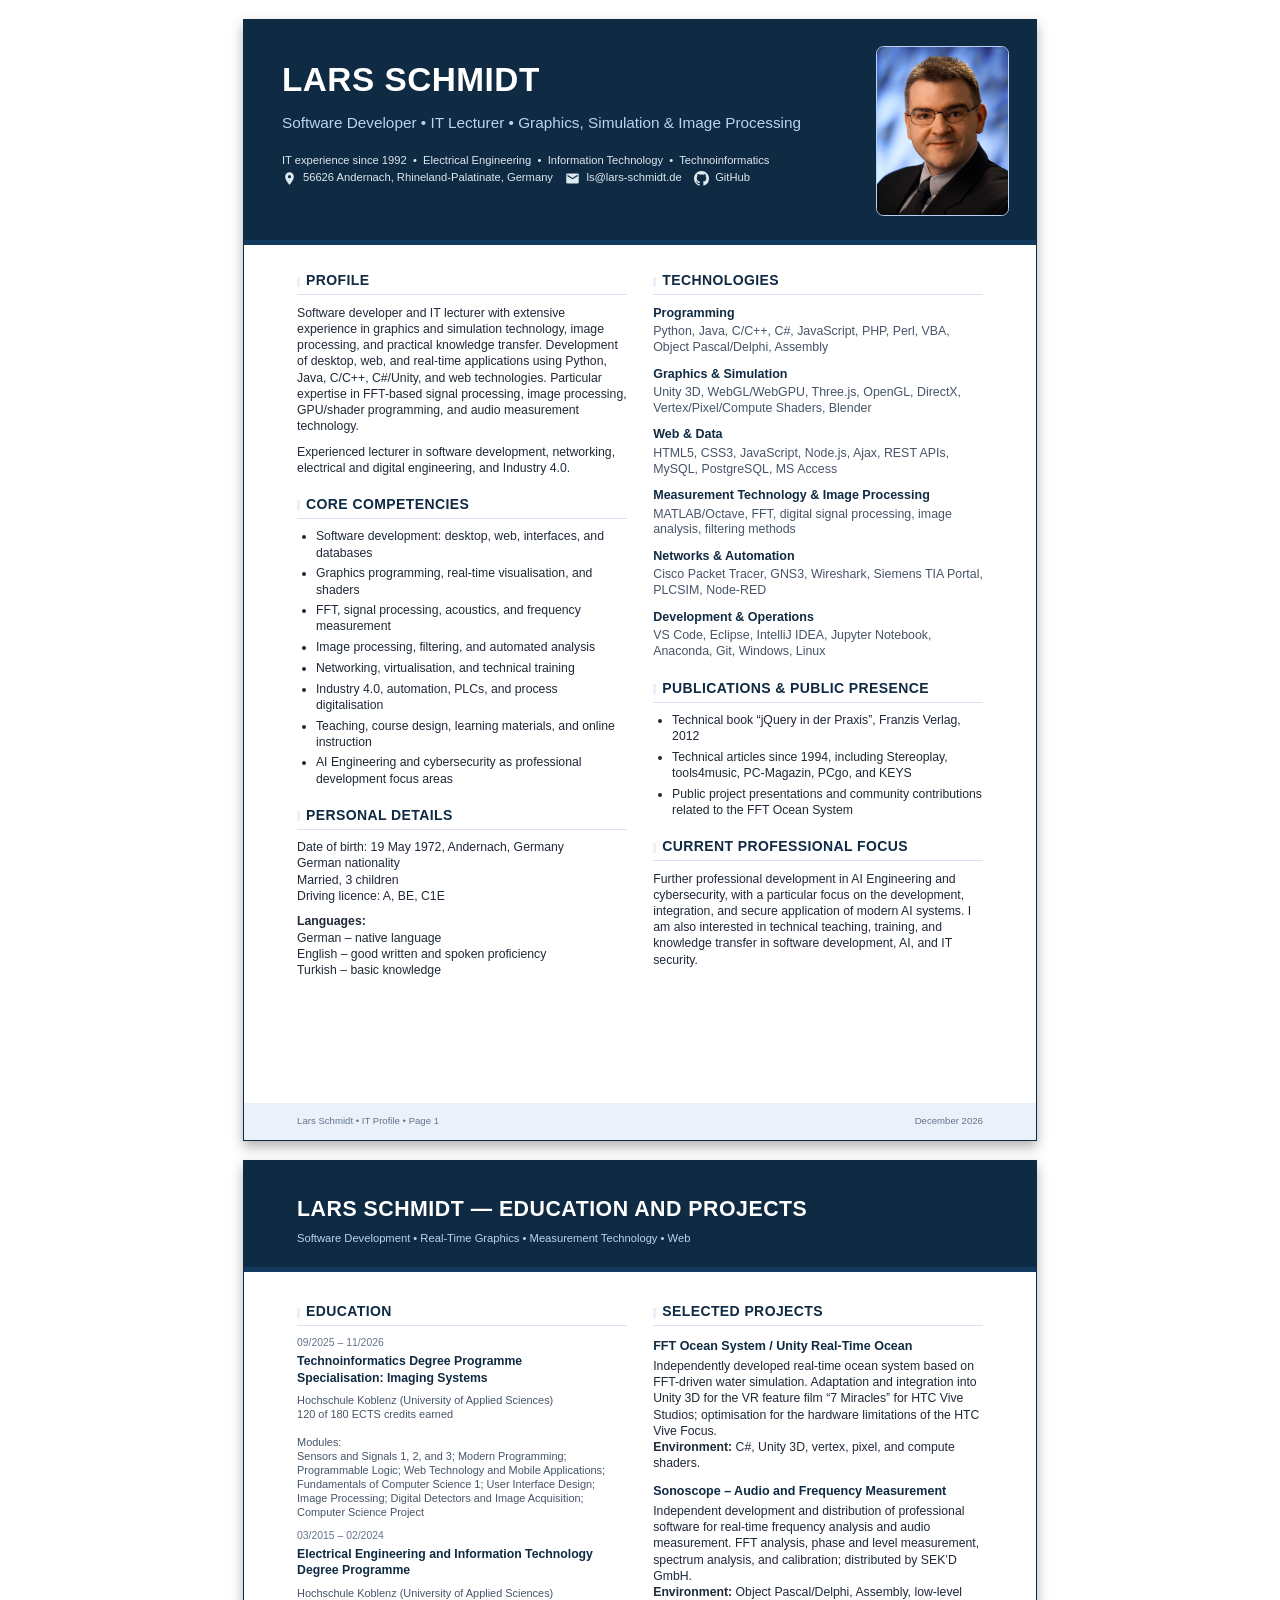
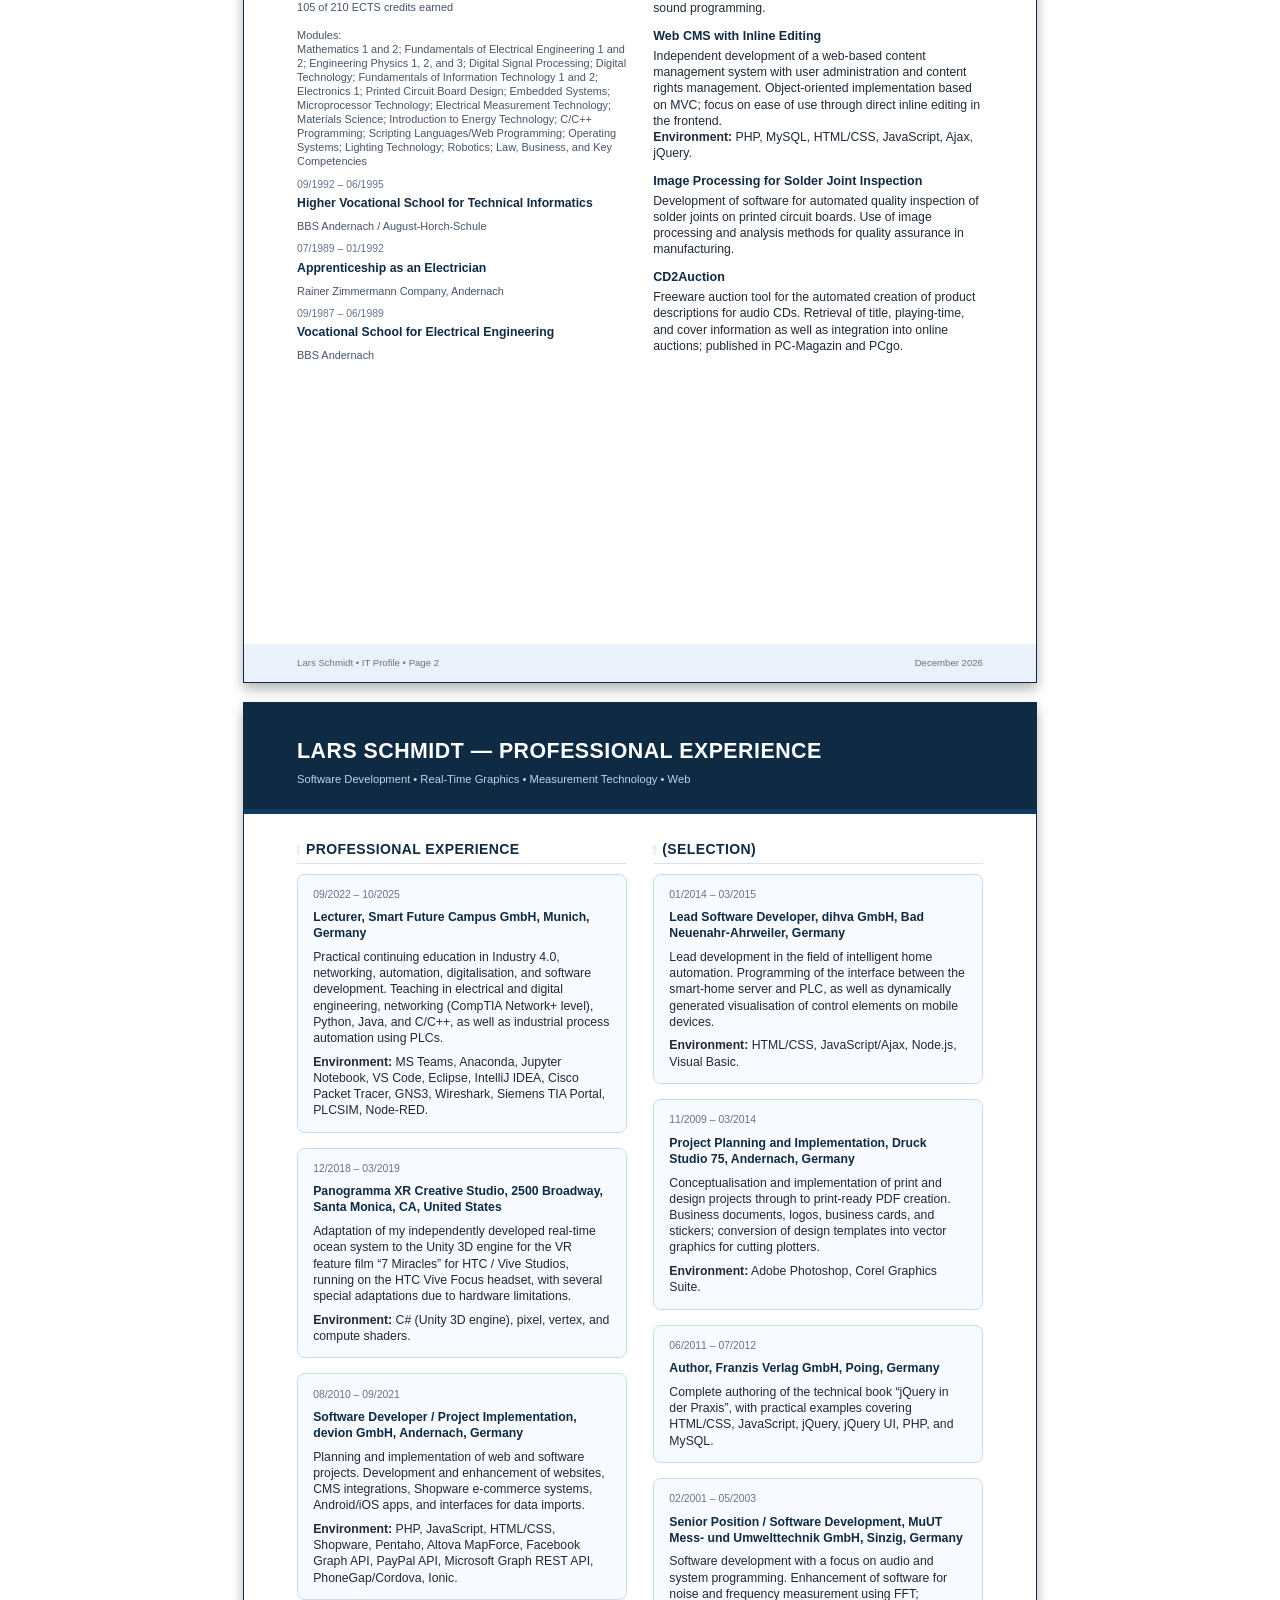
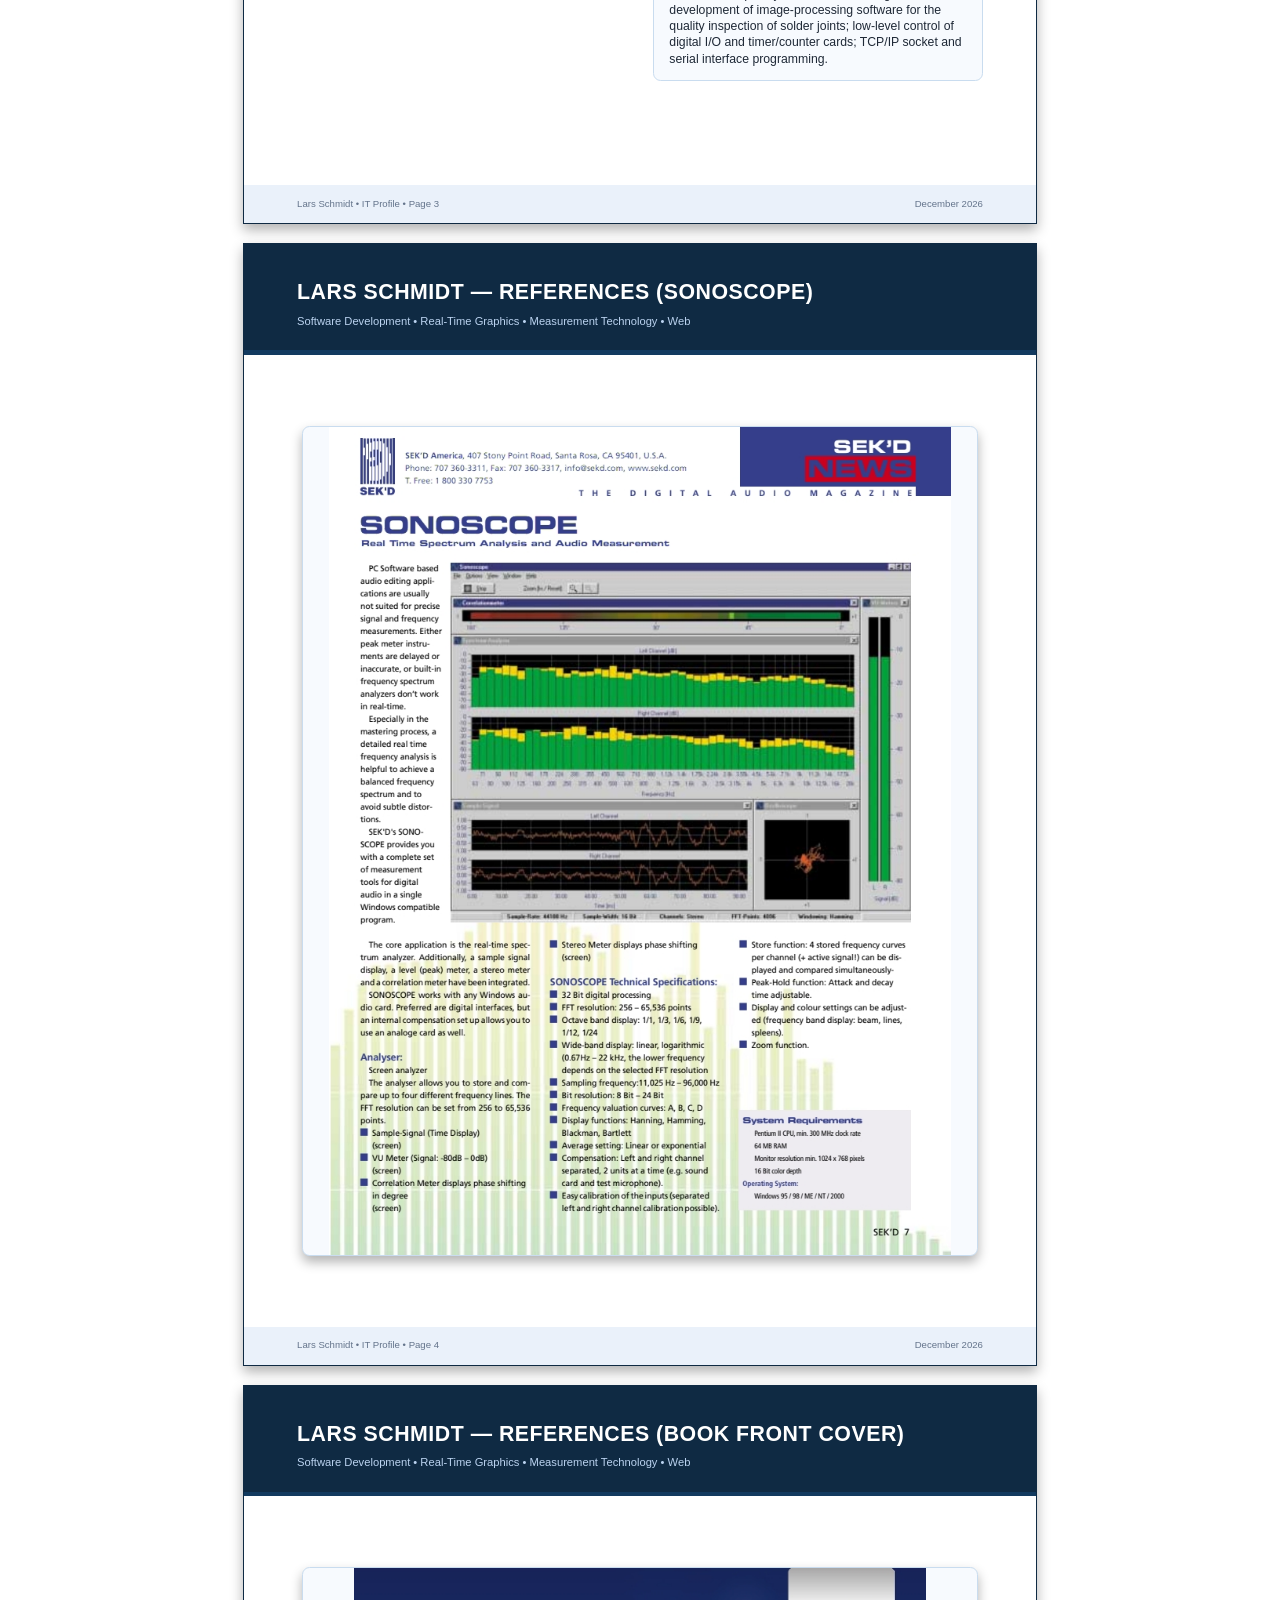
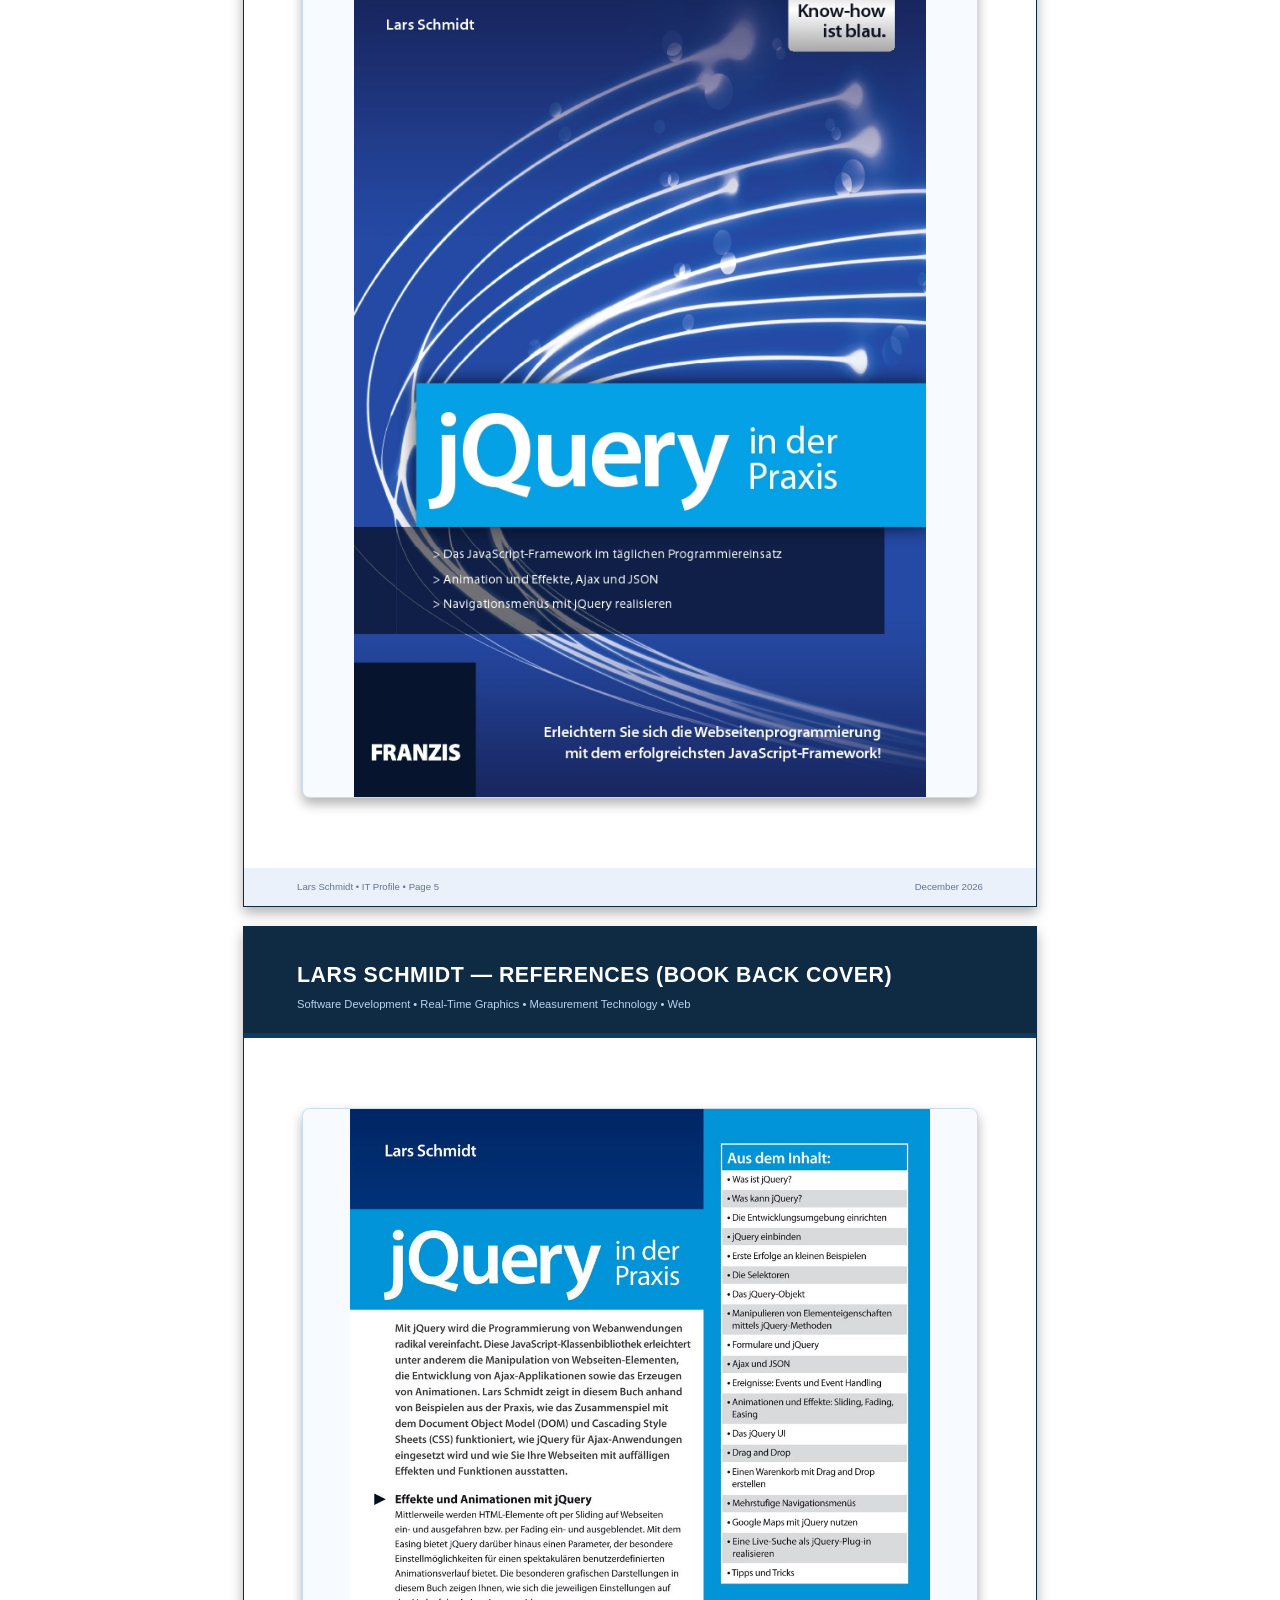
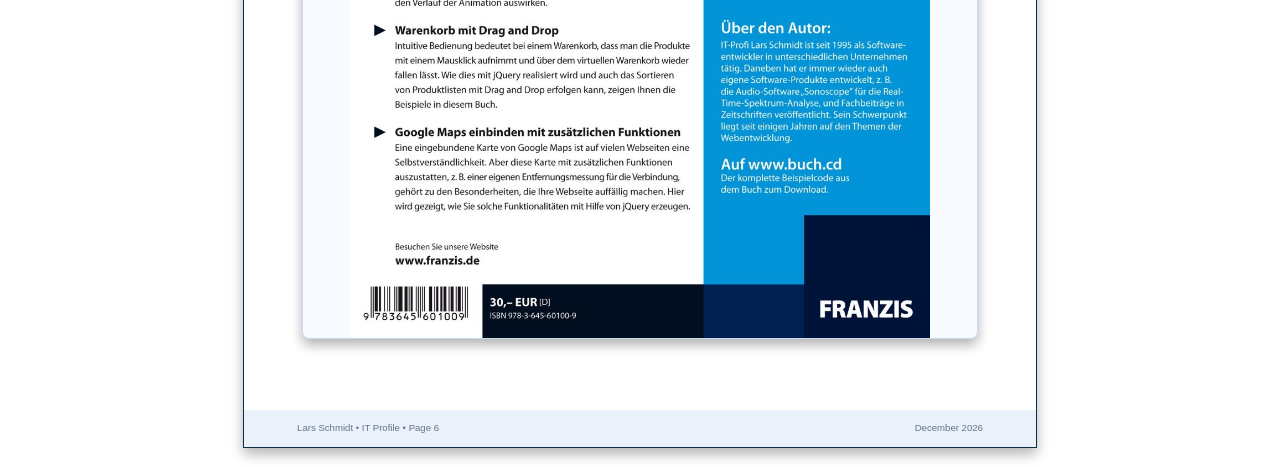
<file: Lars-Schmidt-IT-Profil-public-en.html>
<!doctype html>
<html lang="en">

<head>
  <meta charset="utf-8">
  <meta name="viewport" content="width=device-width,initial-scale=1">
  <title>Lars Schmidt – IT Profile</title>

  <link rel="stylesheet" href="style.css">

</head>

<body>

  <div class="page">
    <header class="header">
      <h1>LARS SCHMIDT</h1>
      <p class="role">Software Developer &bull; IT Lecturer &bull; Graphics, Simulation &amp; Image Processing</p>

      <p class="contact">
        IT experience since 1992 &nbsp;&bull;&nbsp; Electrical Engineering &nbsp;&bull;&nbsp; Information Technology
        &nbsp;&bull;&nbsp; Technoinformatics<br>
        <!--
      Current professional focus: AI Engineering &amp; Cybersecurity
      -->
      </p>


      <div class="contact">

        <span class="kontakt-item">
          <svg class="icon" viewBox="0 0 24 24" aria-hidden="true">
            <path
              d="M12 2C8.1 2 5 5.1 5 9c0 5.2 7 13 7 13s7-7.8 7-13c0-3.9-3.1-7-7-7zm0 9.5A2.5 2.5 0 1 1 12 6.5a2.5 2.5 0 0 1 0 5z" />
          </svg>
          56626 Andernach, Rhineland-Palatinate, Germany &nbsp;&nbsp;
        </span>

        <span class="kontakt-item">
          <svg class="icon" viewBox="0 0 24 24" aria-hidden="true">
            <path
              d="M20 4H4a2 2 0 0 0-2 2v12a2 2 0 0 0 2 2h16a2 2 0 0 0 2-2V6a2 2 0 0 0-2-2zm0 4.2-8 5-8-5V6l8 5 8-5v2.2z" />
          </svg>
          <a href="mailto:ls@lars-schmidt.de">ls@lars-schmidt.de &nbsp;&nbsp;</a>
        </span>

        <span class="kontakt-item">
          <svg class="icon" viewBox="0 0 16 16" aria-hidden="true">
            <path
              d="M8 0C3.58 0 0 3.58 0 8c0 3.54 2.29 6.53 5.47 7.59.4.07.55-.17.55-.38 0-.19-.01-.82-.01-1.49-2.01.37-2.53-.49-2.69-.94-.09-.23-.48-.94-.82-1.13-.28-.15-.68-.52-.01-.53.63-.01 1.08.58 1.23.82.72 1.21 1.87.87 2.33.66.07-.52.28-.87.51-1.07-1.78-.2-3.64-.89-3.64-3.95 0-.87.31-1.59.82-2.15-.08-.2-.36-1.02.08-2.12 0 0 .67-.21 2.2.82.64-.18 1.32-.27 2-.27s1.36.09 2 .27c1.53-1.04 2.2-.82 2.2-.82.44 1.1.16 1.92.08 2.12.51.56.82 1.27.82 2.15 0 3.07-1.87 3.75-3.65 3.95.29.25.54.73.54 1.48 0 1.07-.01 1.93-.01 2.2 0 .21.15.46.55.38A7.995 7.995 0 0 0 16 8c0-4.42-3.58-8-8-8z" />
          </svg>
          <a href="https://lars-schmidt-dev.github.io/it-profil/" target="_blank" rel="noopener">
            GitHub &nbsp;&nbsp;
          </a>
        </span>

      </div><br>

      <div class="photo">
        <img src="images/Bild.png" alt="Lars Schmidt">
      </div>
    </header>

    <main class="content">
      <div>
        <section class="section">
          <h2>Profile</h2>
          <p>Software developer and IT lecturer with extensive experience in graphics and simulation technology,
            image processing, and practical knowledge transfer. Development of desktop, web, and real-time
            applications using Python, Java, C/C++, C#/Unity, and web technologies. Particular expertise in
            FFT-based signal processing, image processing, GPU/shader programming, and audio measurement technology.</p>
          <p>Experienced lecturer in software development, networking, electrical and digital engineering, and
            Industry 4.0.</p>
        </section>

        <section class="section">
          <h2>Core Competencies</h2>
          <ul>
            <li>Software development: desktop, web, interfaces, and databases</li>
            <li>Graphics programming, real-time visualisation, and shaders</li>
            <li>FFT, signal processing, acoustics, and frequency measurement</li>
            <li>Image processing, filtering, and automated analysis</li>
            <li>Networking, virtualisation, and technical training</li>
            <li>Industry 4.0, automation, PLCs, and process digitalisation</li>
            <li>Teaching, course design, learning materials, and online instruction</li>
            <li>AI Engineering and cybersecurity as professional development focus areas</li>
          </ul>
        </section>

        <section class="section">
          <h2>Personal Details</h2>
          <p>Date of birth: 19 May 1972, Andernach, Germany<br>German nationality<br>Married, 3 children<br>Driving
            licence: A, BE, C1E</p>
          <p><strong>Languages:</strong><br>German – native language<br>English – good written and spoken proficiency<br>Turkish –
            basic knowledge</p>
        </section>

      </div>

      <div>
        <section class="section tech2">
          <h2>Technologies</h2>
          <h3>Programming</h3>
          <p>Python, Java, C/C++, C#, JavaScript, PHP, Perl, VBA, Object Pascal/Delphi, Assembly</p>
          <h3>Graphics &amp; Simulation</h3>
          <p>Unity 3D, WebGL/WebGPU, Three.js, OpenGL, DirectX, Vertex/Pixel/Compute Shaders, Blender</p>
          <h3>Web &amp; Data</h3>
          <p>HTML5, CSS3, JavaScript, Node.js, Ajax, REST APIs, MySQL, PostgreSQL, MS Access</p>
          <h3>Measurement Technology &amp; Image Processing</h3>
          <p>MATLAB/Octave, FFT, digital signal processing, image analysis, filtering methods</p>
          <h3>Networks &amp; Automation</h3>
          <p>Cisco Packet Tracer, GNS3, Wireshark, Siemens TIA Portal, PLCSIM, Node-RED</p>
          <h3>Development &amp; Operations</h3>
          <p>VS Code, Eclipse, IntelliJ IDEA, Jupyter Notebook, Anaconda, Git, Windows, Linux</p>
        </section>

        <section class="section">
          <h2>Publications &amp; Public Presence</h2>
          <ul>
            <li>Technical book “jQuery in der Praxis”, Franzis Verlag, 2012</li>
            <li>Technical articles since 1994, including Stereoplay, tools4music, PC-Magazin, PCgo, and KEYS</li>
            <li>Public project presentations and community contributions related to the FFT Ocean System</li>
          </ul>
        </section>

        <section class="section">
          <h2>Current Professional Focus</h2>
          <p>Further professional development in AI Engineering and cybersecurity, with a particular focus on the
            development, integration, and secure application of modern AI systems. I am also interested in technical
            teaching, training, and knowledge transfer in software development, AI, and IT security.</p>
        </section>

      </div>
    </main>

    <div class="footer"><span>Lars Schmidt &bull; IT Profile &bull; Page 1</span><span class="profil-datum"
        style="text-align: right;"></span></div>
  </div>

  <div class="page page2">
    <header class="header" style="padding:9mm 14mm 7mm">
      <h1 style="font-size:16pt;margin:0">LARS SCHMIDT — EDUCATION AND PROJECTS</h1>
      <p class="role" style="margin:2mm 0 0;font-size:8.4pt">Software Development &bull; Real-Time Graphics &bull;
        Measurement Technology &bull; Web</p>
    </header>

    <main class="content">

      <div>
        <section class="section">
          <h2>Education</h2>
          <p class="date">09/2025 – 11/2026</p>
          <p class="jobtitle">Technoinformatics Degree Programme<br>Specialisation: Imaging Systems</p>
          <p class="small">Hochschule Koblenz (University of Applied Sciences)<br>120 of 180 ECTS credits
            earned<br><br>Modules:<br>Sensors and Signals 1, 2, and 3; Modern Programming; Programmable Logic;
            Web Technology and Mobile Applications; Fundamentals of Computer Science 1; User Interface Design; Image
            Processing; Digital Detectors and Image Acquisition; Computer Science Project</p>
          <p class="date">03/2015 – 02/2024</p>
          <p class="jobtitle">Electrical Engineering and Information Technology Degree Programme</p>
          <p class="small">Hochschule Koblenz (University of Applied Sciences)<br>105 of 210 ECTS credits
            earned<br><br>Modules:<br>Mathematics 1 and 2; Fundamentals of Electrical Engineering 1 and 2; Engineering
            Physics 1, 2, and 3; Digital Signal Processing; Digital Technology; Fundamentals of Information Technology
            1 and 2; Electronics 1; Printed Circuit Board Design; Embedded Systems; Microprocessor Technology;
            Electrical Measurement Technology; Materials Science; Introduction to Energy Technology; C/C++
            Programming; Scripting Languages/Web Programming; Operating Systems; Lighting Technology; Robotics; Law,
            Business, and Key Competencies</p>
          <p class="date">09/1992 – 06/1995</p>
          <p class="jobtitle">Higher Vocational School for Technical Informatics</p>
          <p class="small">BBS Andernach / August-Horch-Schule</p>
          <p class="date">07/1989 – 01/1992</p>
          <p class="jobtitle">Apprenticeship as an Electrician</p>
          <p class="small">Rainer Zimmermann Company, Andernach</p>
          <p class="date">09/1987 – 06/1989</p>
          <p class="jobtitle">Vocational School for Electrical Engineering</p>
          <p class="small">BBS Andernach</p>
        </section>
      </div>

      <div>
        <section class="section">
          <h2>Selected Projects</h2>

          <article class="project">
            <h3>FFT Ocean System / Unity Real-Time Ocean</h3>
            <p>Independently developed real-time ocean system based on FFT-driven water simulation. Adaptation and
              integration into Unity 3D for the VR feature film “7 Miracles” for HTC Vive Studios; optimisation for
              the hardware limitations of the HTC Vive Focus.</p>
            <p><strong>Environment:</strong> C#, Unity 3D, vertex, pixel, and compute shaders.</p>
          </article>

          <article class="project">
            <h3>Sonoscope – Audio and Frequency Measurement</h3>
            <p>Independent development and distribution of professional software for real-time frequency analysis and
              audio measurement. FFT analysis, phase and level measurement, spectrum analysis, and calibration;
              distributed by SEK’D GmbH.</p>
            <p><strong>Environment:</strong> Object Pascal/Delphi, Assembly, low-level sound programming.</p>
          </article>

          <article class="project">
            <h3>Web CMS with Inline Editing</h3>
            <p>Independent development of a web-based content management system with user administration and content
              rights management. Object-oriented implementation based on MVC; focus on ease of use through direct
              inline editing in the frontend.</p>
            <p><strong>Environment:</strong> PHP, MySQL, HTML/CSS, JavaScript, Ajax, jQuery.</p>
          </article>

          <article class="project">
            <h3>Image Processing for Solder Joint Inspection</h3>
            <p>Development of software for automated quality inspection of solder joints on printed circuit boards.
              Use of image processing and analysis methods for quality assurance in manufacturing.</p>
          </article>

          <article class="project">
            <h3>CD2Auction</h3>
            <p>Freeware auction tool for the automated creation of product descriptions for audio CDs. Retrieval of
              title, playing-time, and cover information as well as integration into online auctions; published in
              PC-Magazin and PCgo.</p>
          </article>
        </section>
      </div>

    </main>

    <div class="footer"><span>Lars Schmidt &bull; IT Profile &bull; Page 2</span><span class="profil-datum"
        style="text-align: right;"></span></div>
  </div>

  <div class="page page3">
    <header class="header" style="padding:9mm 14mm 7mm">
      <h1 style="font-size:16pt;margin:0">LARS SCHMIDT — PROFESSIONAL EXPERIENCE</h1>
      <p class="role" style="margin:2mm 0 0;font-size:8.4pt">Software Development &bull; Real-Time Graphics &bull;
        Measurement Technology &bull; Web</p>
    </header>

    <main class="content">
      <div>

        <section class="section">
          <h2>Professional Experience</h2>

          <article class="job">
            <p class="date">09/2022 – 10/2025</p>
            <p class="jobtitle">Lecturer, Smart Future Campus GmbH, Munich, Germany</p>
            <p>Practical continuing education in Industry 4.0, networking, automation, digitalisation, and software
              development. Teaching in electrical and digital engineering, networking (CompTIA Network+ level),
              Python, Java, and C/C++, as well as industrial process automation using PLCs.</p>
            <p><strong>Environment:</strong> MS Teams, Anaconda, Jupyter Notebook, VS Code, Eclipse, IntelliJ IDEA,
              Cisco Packet Tracer, GNS3, Wireshark, Siemens TIA Portal, PLCSIM, Node-RED.</p>
          </article>

          <article class="job">
            <p class="date">12/2018 – 03/2019</p>
            <p class="jobtitle">Panogramma XR Creative Studio, 2500 Broadway, Santa Monica, CA, United States</p>
            <p>Adaptation of my independently developed real-time ocean system to the Unity 3D engine for the VR
              feature film “7 Miracles” for HTC / Vive Studios, running on the HTC Vive Focus headset, with several
              special adaptations due to hardware limitations.</p>
            <p><strong>Environment:</strong> C# (Unity 3D engine), pixel, vertex, and compute shaders.</p>
          </article>

          <article class="job">
            <p class="date">08/2010 – 09/2021</p>
            <p class="jobtitle">Software Developer / Project Implementation, devion GmbH, Andernach, Germany</p>
            <p>Planning and implementation of web and software projects. Development and enhancement of websites, CMS
              integrations, Shopware e-commerce systems, Android/iOS apps, and interfaces for data imports.</p>
            <p><strong>Environment:</strong> PHP, JavaScript, HTML/CSS, Shopware, Pentaho, Altova MapForce, Facebook
              Graph API, PayPal API, Microsoft Graph REST API, PhoneGap/Cordova, Ionic.</p>
          </article>

        </section>

      </div>

      <div>

        <section class="section">
          <h2>(Selection)</h2>


          <article class="job">
            <p class="date">01/2014 – 03/2015</p>
            <p class="jobtitle">Lead Software Developer, dihva GmbH, Bad Neuenahr-Ahrweiler, Germany</p>
            <p>Lead development in the field of intelligent home automation. Programming of the interface between the
              smart-home server and PLC, as well as dynamically generated visualisation of control elements on mobile
              devices.</p>
            <p><strong>Environment:</strong> HTML/CSS, JavaScript/Ajax, Node.js, Visual Basic.</p>
          </article>

          <article class="job">
            <p class="date">11/2009 – 03/2014</p>
            <p class="jobtitle">Project Planning and Implementation, Druck Studio 75, Andernach, Germany</p>
            <p>Conceptualisation and implementation of print and design projects through to print-ready PDF creation.
              Business documents, logos, business cards, and stickers; conversion of design templates into vector
              graphics for cutting plotters.</p>
            <p><strong>Environment:</strong> Adobe Photoshop, Corel Graphics Suite.</p>
          </article>

          <article class="job">
            <p class="date">06/2011 – 07/2012</p>
            <p class="jobtitle">Author, Franzis Verlag GmbH, Poing, Germany</p>
            <p>Complete authoring of the technical book “jQuery in der Praxis”, with practical examples covering
              HTML/CSS, JavaScript, jQuery, jQuery UI, PHP, and MySQL.</p>
          </article>

          <article class="job">
            <p class="date">02/2001 – 05/2003</p>
            <p class="jobtitle">Senior Position / Software Development, MuUT Mess- und Umwelttechnik GmbH, Sinzig,
              Germany</p>
            <p>Software development with a focus on audio and system programming. Enhancement of software for noise
              and frequency measurement using FFT; development of image-processing software for the quality inspection
              of solder joints; low-level control of digital I/O and timer/counter cards; TCP/IP socket and serial
              interface programming.</p>
          </article>
        </section>

      </div>
    </main>

    <div class="footer"><span>Lars Schmidt &bull; IT Profile &bull; Page 3</span><span class="profil-datum"
        style="text-align: right;"></span></div>
  </div>

  <div class="page page4">
    <header class="header" style="padding:9mm 14mm 7mm">
      <h1 style="font-size:16pt;margin:0">LARS SCHMIDT — REFERENCES (SONOSCOPE)</h1>
      <p class="role" style="margin:2mm 0 0;font-size:8.4pt">Software Development &bull; Real-Time Graphics &bull;
        Measurement Technology &bull; Web</p>
    </header>

    <main class="photo_ref">
      <div class="photo_ref_wrapper">
        <img src="images/sono_ref.jpg" alt="Sonoscope">
      </div>
    </main>

    <div class="footer"><span>Lars Schmidt &bull; IT Profile &bull; Page 4</span><span class="profil-datum"
        style="text-align: right;"></span></div>
  </div>

  <div class="page page5">
    <header class="header" style="padding:9mm 14mm 7mm">
      <h1 style="font-size:16pt;margin:0">LARS SCHMIDT — REFERENCES (BOOK FRONT COVER)</h1>
      <p class="role" style="margin:2mm 0 0;font-size:8.4pt">Software Development &bull; Real-Time Graphics &bull;
        Measurement Technology &bull; Web</p>
    </header>

    <main class="photo_ref">
      <div class="photo_ref_wrapper">
        <img src="images/jQuery_ref_f.jpg" alt="Technical book front cover">
      </div>
    </main>

    <div class="footer"><span>Lars Schmidt &bull; IT Profile &bull; Page 5</span><span class="profil-datum"
        style="text-align: right;"></span></div>
  </div>

  <div class="page page6">
    <header class="header" style="padding:9mm 14mm 7mm">
      <h1 style="font-size:16pt;margin:0">LARS SCHMIDT — REFERENCES (BOOK BACK COVER)</h1>
      <p class="role" style="margin:2mm 0 0;font-size:8.4pt">Software Development &bull; Real-Time Graphics &bull;
        Measurement Technology &bull; Web</p>
    </header>

    <main class="photo_ref">
      <div class="photo_ref_wrapper">
        <img src="images/jQuery_ref_b.jpg" alt="Technical book back cover">
      </div>
    </main>

    <div class="footer"><span>Lars Schmidt &bull; IT Profile &bull; Page 6</span><span class="profil-datum"
        style="text-align: right;"></span></div>
  </div>


  <script defer>
    const actualDate = new Date().toLocaleDateString("en-GB", {
      month: "long",
      year: "numeric"
    });

    document.querySelectorAll(".profil-datum").forEach(element => {
      element.textContent = actualDate;
    });
  </script>


</body>

</html>
</file>
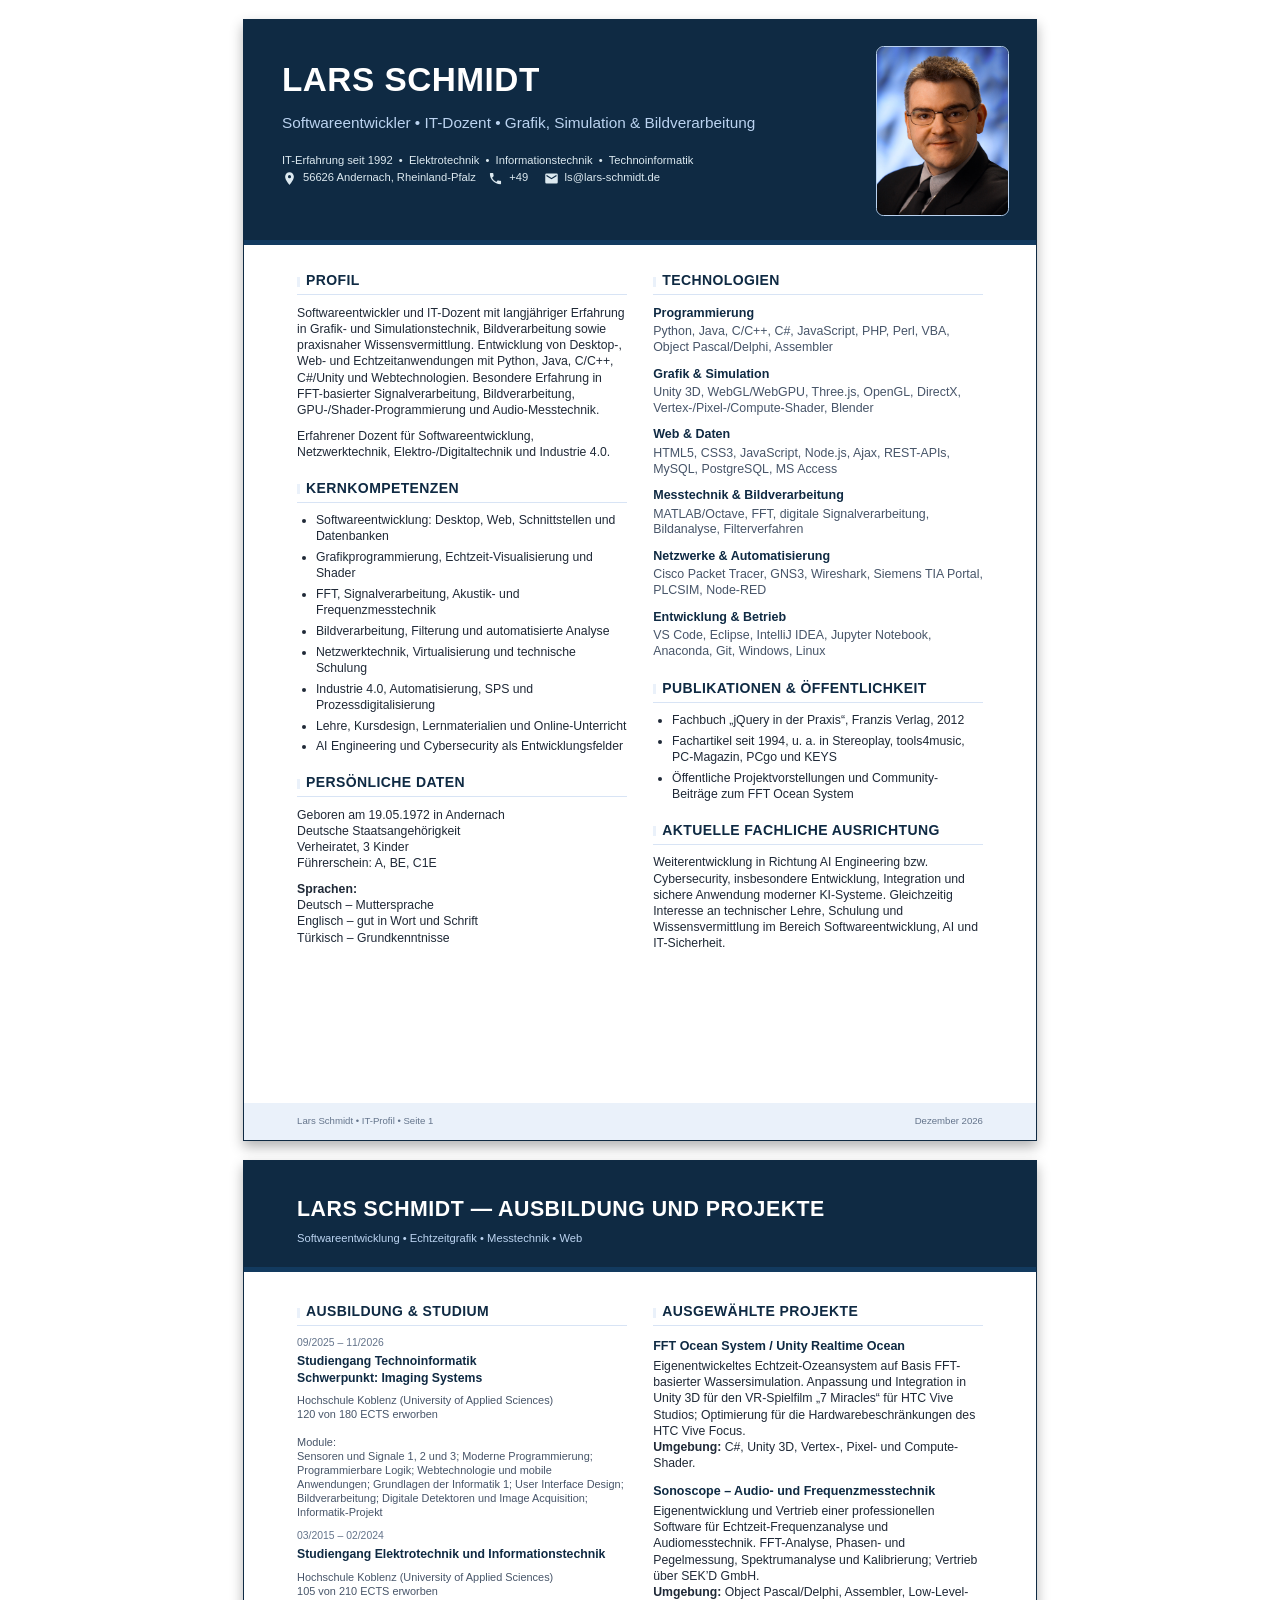
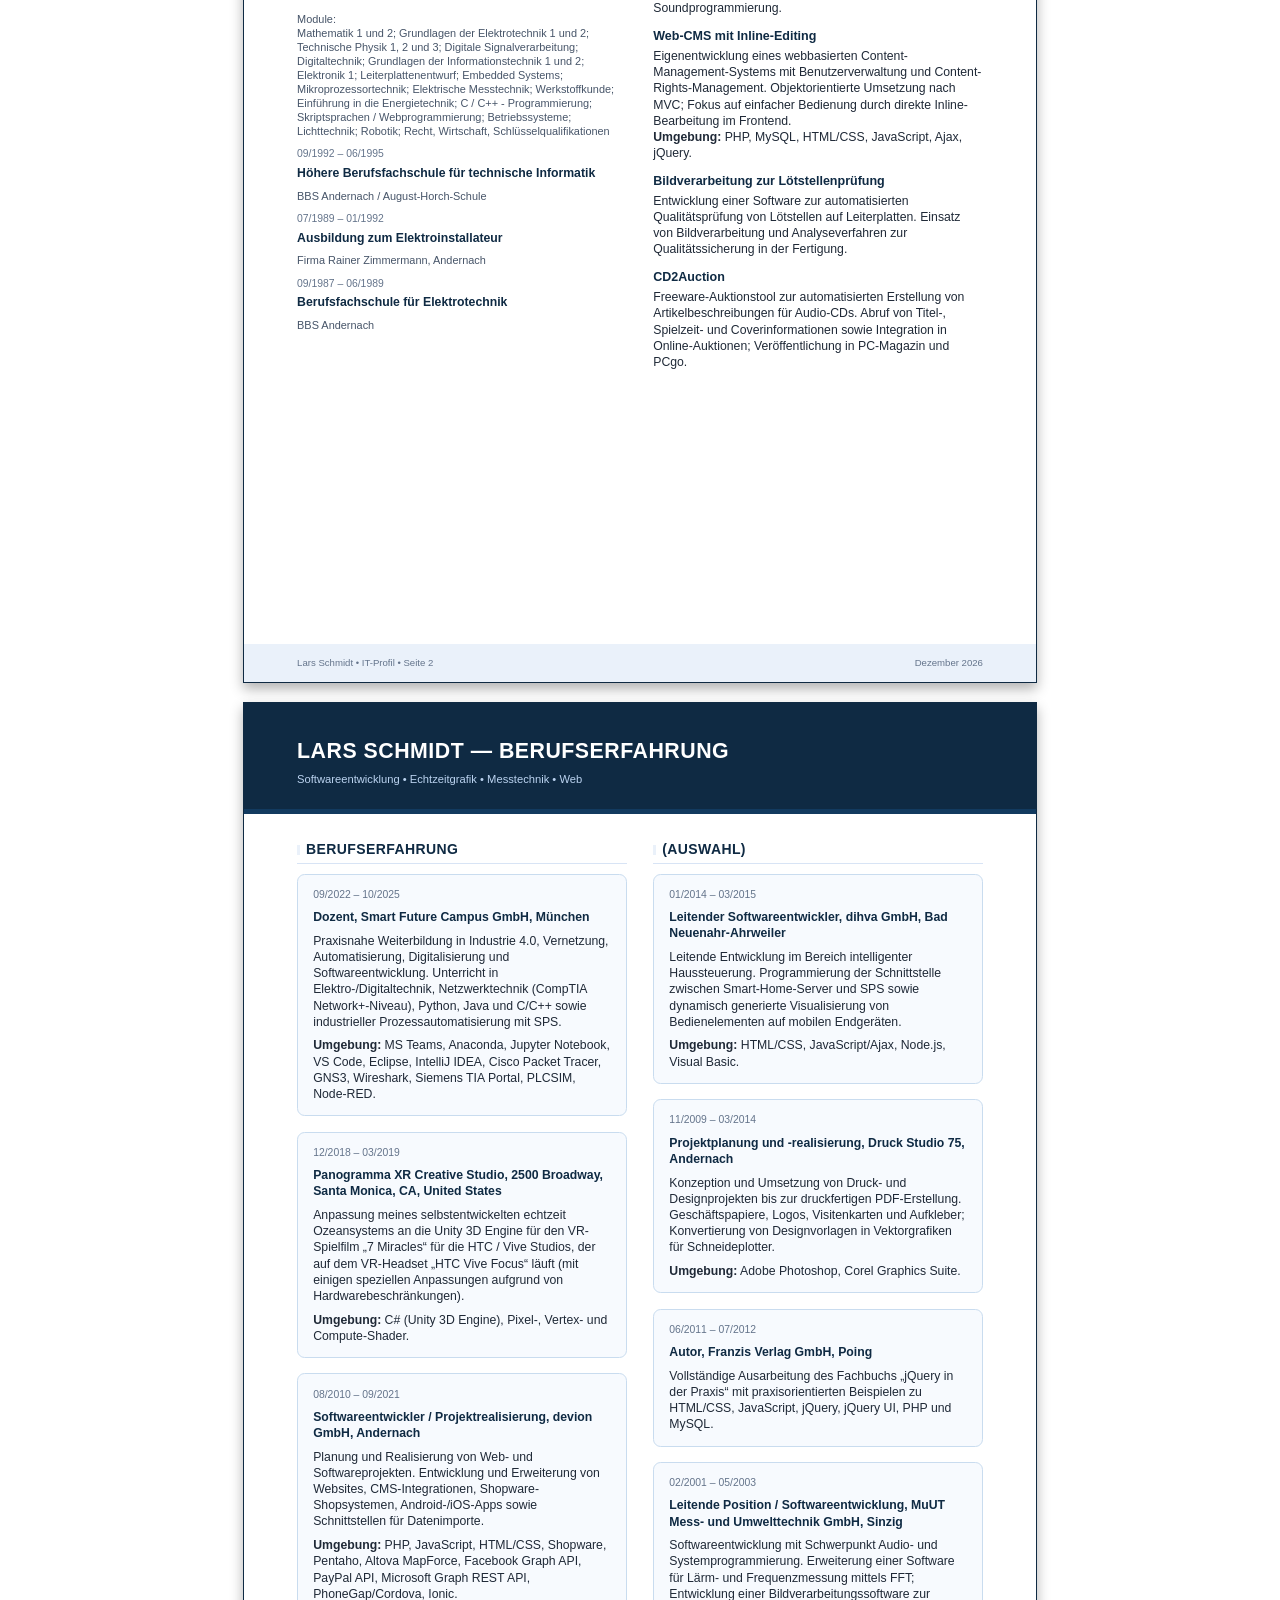
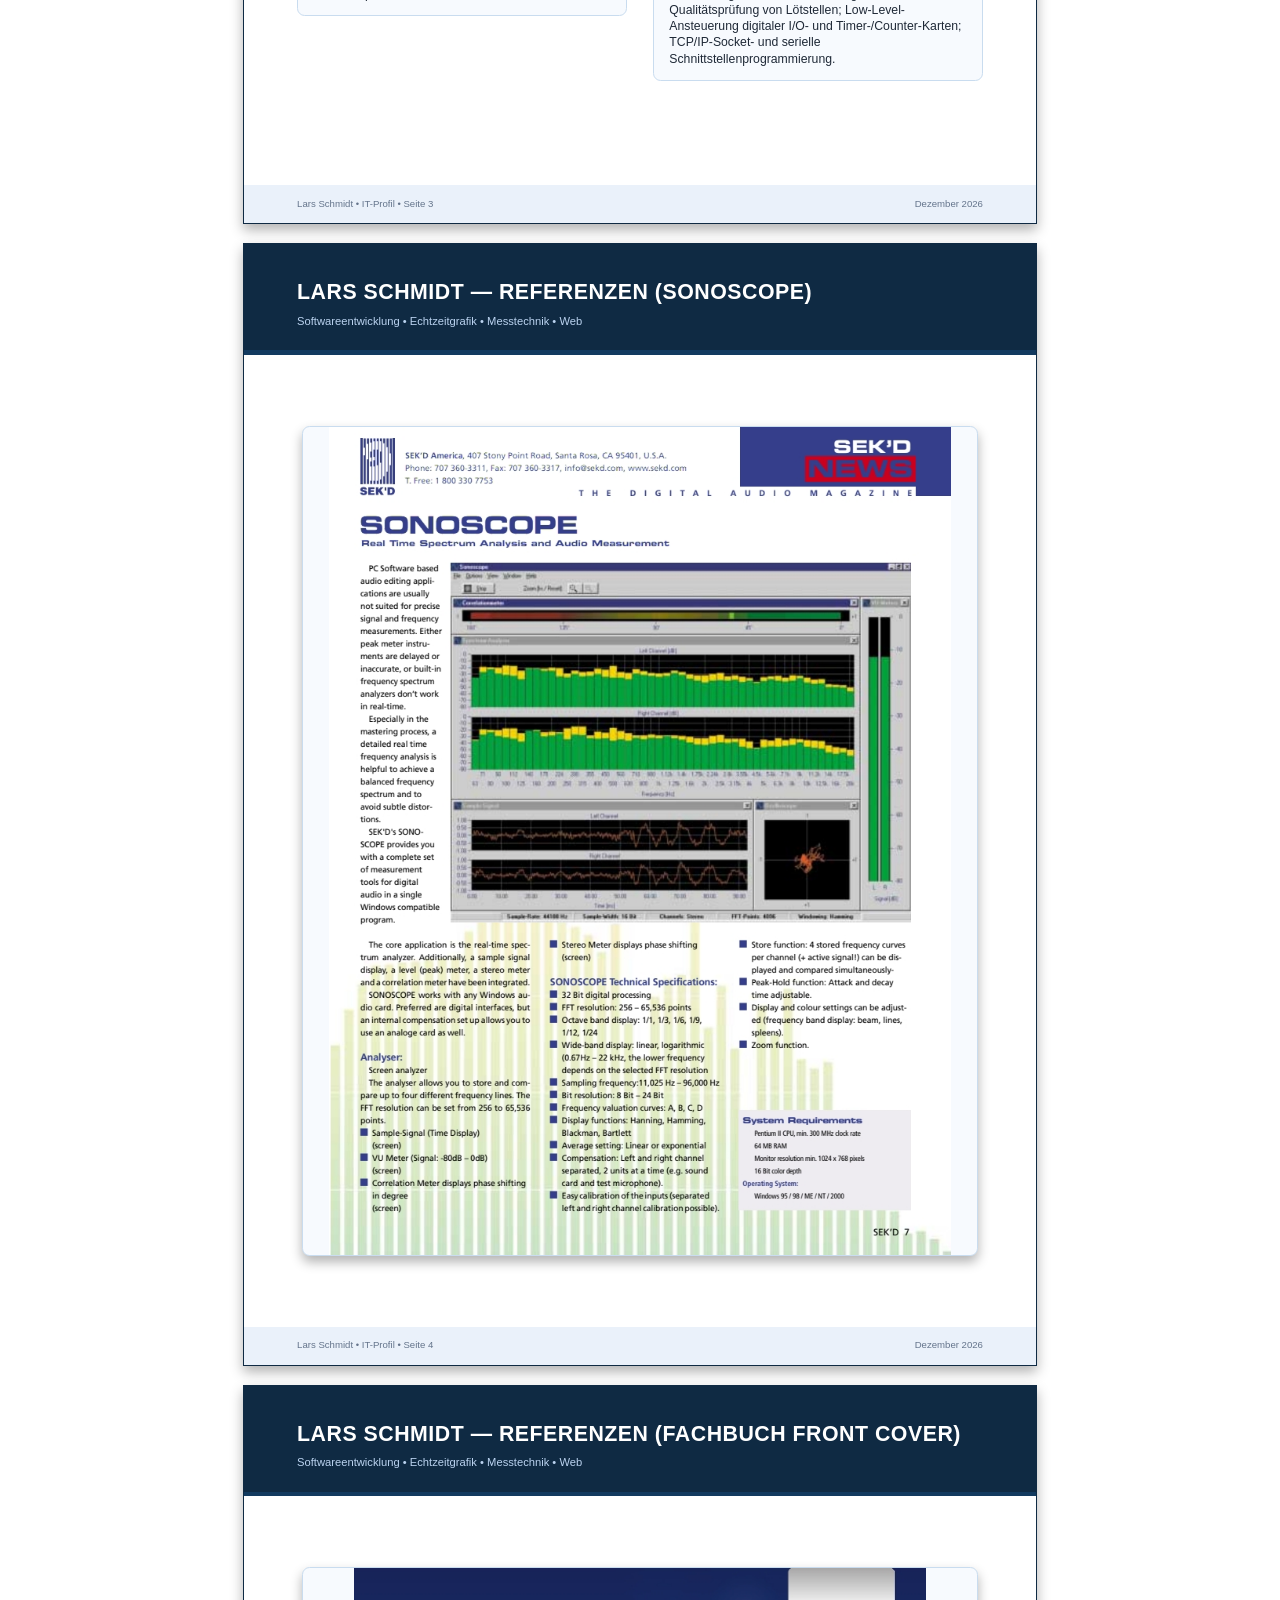
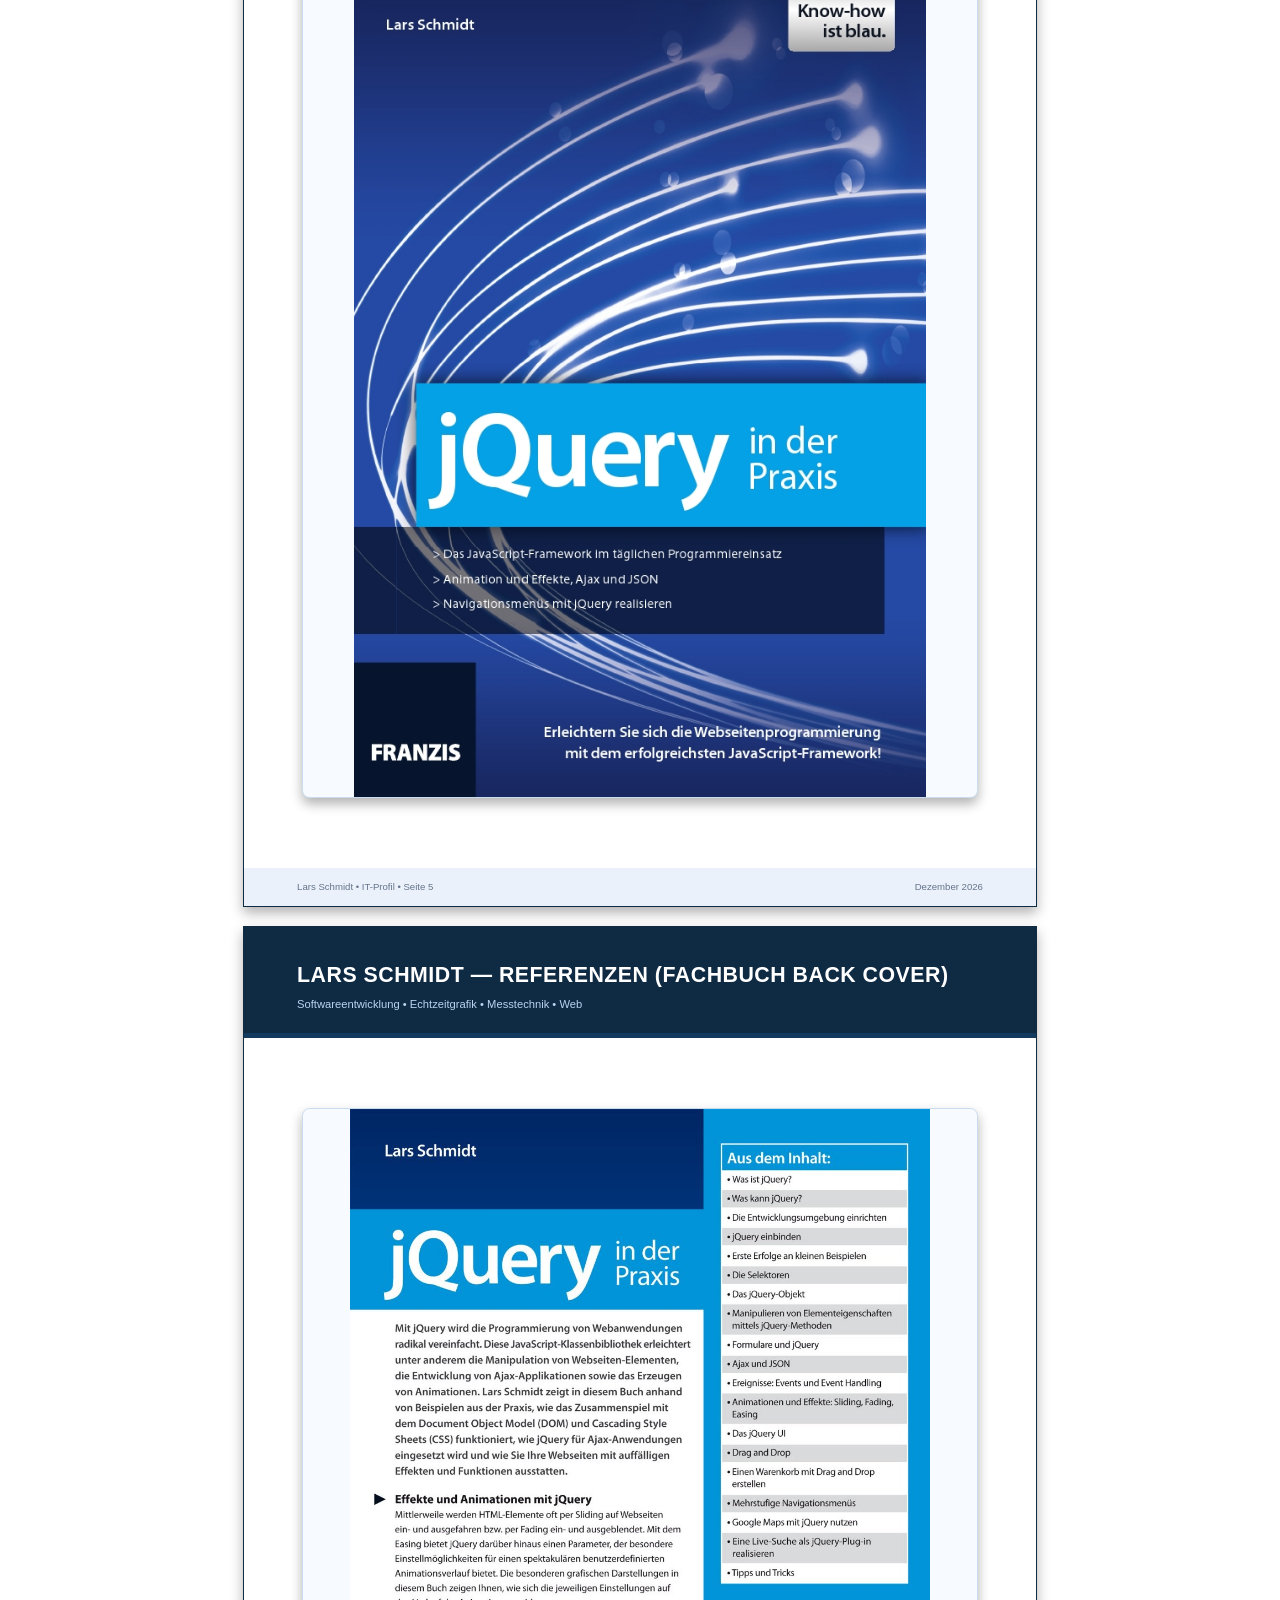
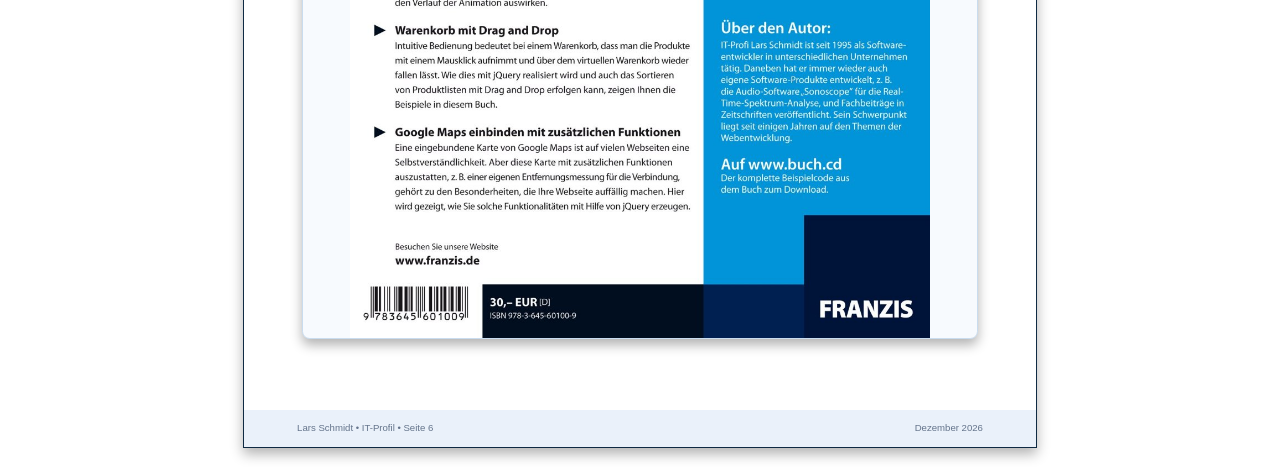
<file: Lars-Schmidt-IT-Profil-public.html>
<!doctype html>
<html lang="de">

<head>
  <meta charset="utf-8">
  <meta name="viewport" content="width=device-width,initial-scale=1">
  <title>Lars Schmidt – IT-Profil</title>

  <link rel="stylesheet" href="style.css">

</head>

<body>

  <div class="page">
    <header class="header">
      <h1>LARS SCHMIDT</h1>
      <p class="role">Softwareentwickler &bull; IT-Dozent &bull; Grafik, Simulation &amp; Bildverarbeitung</p>

      <p class="contact">
        IT-Erfahrung seit 1992 &nbsp;&bull;&nbsp; Elektrotechnik &nbsp;&bull;&nbsp; Informationstechnik
        &nbsp;&bull;&nbsp; Technoinformatik<br>
        <!--
      Aktuelle fachliche Ausrichtung: AI Engineering &amp; Cybersecurity
      -->
      </p>


      <div class="contact">

        <span class="kontakt-item">
          <svg class="icon" viewBox="0 0 24 24" aria-hidden="true">
            <path
              d="M12 2C8.1 2 5 5.1 5 9c0 5.2 7 13 7 13s7-7.8 7-13c0-3.9-3.1-7-7-7zm0 9.5A2.5 2.5 0 1 1 12 6.5a2.5 2.5 0 0 1 0 5z" />
          </svg>
          56626 Andernach, Rheinland-Pfalz &nbsp;&nbsp;
        </span>

        <span class="kontakt-item">
          <svg class="icon" viewBox="0 0 24 24" aria-hidden="true">
            <path
              d="M6.6 10.8c1.4 2.8 3.8 5.2 6.6 6.6l2.2-2.2c.3-.3.7-.4 1-.2 1.1.4 2.3.6 3.5.6.6 0 1 .4 1 1V20c0 .6-.4 1-1 1C10.6 21 3 13.4 3 4c0-.6.4-1 1-1h3.5c.6 0 1 .4 1 1 0 1.2.2 2.4.6 3.5.1.3 0 .7-.2 1l-2.3 2.3z" />
          </svg>
          <a href="tel:+4917670331824">+49 </a> &nbsp;&nbsp;
        </span>

        <span class="kontakt-item">
          <svg class="icon" viewBox="0 0 24 24" aria-hidden="true">
            <path
              d="M20 4H4a2 2 0 0 0-2 2v12a2 2 0 0 0 2 2h16a2 2 0 0 0 2-2V6a2 2 0 0 0-2-2zm0 4.2-8 5-8-5V6l8 5 8-5v2.2z" />
          </svg>
          <a href="mailto:ls@lars-schmidt.de">ls@lars-schmidt.de</a>
        </span>

      </div><br>

      <div class="photo">
        <img src="images/Bild.png" alt="Lars Schmidt">
      </div>
    </header>

    <main class="content">
      <div>
        <section class="section">
          <h2>Profil</h2>
          <p>Softwareentwickler und IT-Dozent mit langjähriger Erfahrung in Grafik- und Simulationstechnik,
            Bildverarbeitung sowie praxisnaher Wissensvermittlung. Entwicklung von Desktop-, Web- und
            Echtzeitanwendungen mit Python, Java, C/C++, C#/Unity und Webtechnologien. Besondere Erfahrung in
            FFT-basierter Signalverarbeitung, Bildverarbeitung, GPU-/Shader-Programmierung und Audio-Messtechnik.</p>
          <p>Erfahrener Dozent für Softwareentwicklung, Netzwerktechnik, Elektro-/Digitaltechnik und Industrie 4.0.</p>
        </section>

        <section class="section">
          <h2>Kernkompetenzen</h2>
          <ul>
            <li>Softwareentwicklung: Desktop, Web, Schnittstellen und Datenbanken</li>
            <li>Grafikprogrammierung, Echtzeit-Visualisierung und Shader</li>
            <li>FFT, Signalverarbeitung, Akustik- und Frequenzmesstechnik</li>
            <li>Bildverarbeitung, Filterung und automatisierte Analyse</li>
            <li>Netzwerktechnik, Virtualisierung und technische Schulung</li>
            <li>Industrie 4.0, Automatisierung, SPS und Prozessdigitalisierung</li>
            <li>Lehre, Kursdesign, Lernmaterialien und Online-Unterricht</li>
            <li>AI Engineering und Cybersecurity als Entwicklungsfelder</li>
          </ul>
        </section>

        <section class="section">
          <h2>Persönliche Daten</h2>
          <p>Geboren am 19.05.1972 in Andernach<br>Deutsche Staatsangehörigkeit<br>Verheiratet, 3
            Kinder<br>Führerschein: A, BE, C1E</p>
          <p><strong>Sprachen:</strong><br>Deutsch – Muttersprache<br>Englisch – gut in Wort und Schrift<br>Türkisch –
            Grundkenntnisse</p>
        </section>

      </div>

      <div>
        <section class="section tech2">
          <h2>Technologien</h2>
          <h3>Programmierung</h3>
          <p>Python, Java, C/C++, C#, JavaScript, PHP, Perl, VBA, Object Pascal/Delphi, Assembler</p>
          <h3>Grafik &amp; Simulation</h3>
          <p>Unity 3D, WebGL/WebGPU, Three.js, OpenGL, DirectX, Vertex-/Pixel-/Compute-Shader, Blender</p>
          <h3>Web &amp; Daten</h3>
          <p>HTML5, CSS3, JavaScript, Node.js, Ajax, REST-APIs, MySQL, PostgreSQL, MS Access</p>
          <h3>Messtechnik &amp; Bildverarbeitung</h3>
          <p>MATLAB/Octave, FFT, digitale Signalverarbeitung, Bildanalyse, Filterverfahren</p>
          <h3>Netzwerke &amp; Automatisierung</h3>
          <p>Cisco Packet Tracer, GNS3, Wireshark, Siemens TIA Portal, PLCSIM, Node-RED</p>
          <h3>Entwicklung &amp; Betrieb</h3>
          <p>VS Code, Eclipse, IntelliJ IDEA, Jupyter Notebook, Anaconda, Git, Windows, Linux</p>
        </section>

        <section class="section">
          <h2>Publikationen &amp; Öffentlichkeit</h2>
          <ul>
            <li>Fachbuch „jQuery in der Praxis“, Franzis Verlag, 2012</li>
            <li>Fachartikel seit 1994, u. a. in Stereoplay, tools4music, PC-Magazin, PCgo und KEYS</li>
            <li>Öffentliche Projektvorstellungen und Community-Beiträge zum FFT Ocean System</li>
          </ul>
        </section>

        <section class="section">
          <h2>Aktuelle fachliche Ausrichtung</h2>
          <p>Weiterentwicklung in Richtung AI Engineering bzw. Cybersecurity, insbesondere Entwicklung, Integration und
            sichere Anwendung moderner KI-Systeme. Gleichzeitig Interesse an technischer Lehre, Schulung und
            Wissensvermittlung im Bereich Softwareentwicklung, AI und IT-Sicherheit.</p>
        </section>

      </div>
    </main>

    <div class="footer"><span>Lars Schmidt &bull; IT-Profil &bull; Seite 1</span><span class="profil-datum"
        style="text-align: right;"></span></div>
  </div>

  <div class="page page2">
    <header class="header" style="padding:9mm 14mm 7mm">
      <h1 style="font-size:16pt;margin:0">LARS SCHMIDT — AUSBILDUNG UND PROJEKTE</h1>
      <p class="role" style="margin:2mm 0 0;font-size:8.4pt">Softwareentwicklung &bull; Echtzeitgrafik &bull;
        Messtechnik &bull; Web</p>
    </header>

    <main class="content">

      <div>
        <section class="section">
          <h2>Ausbildung &amp; Studium</h2>
          <p class="date">09/2025 – 11/2026</p>
          <p class="jobtitle">Studiengang Technoinformatik<br>Schwerpunkt: Imaging Systems</p>
          <p class="small">Hochschule Koblenz (University of Applied Sciences)<br>120 von 180 ECTS
            erworben<br><br>Module:<br>Sensoren und Signale 1, 2 und 3; Moderne Programmierung; Programmierbare Logik;
            Webtechnologie und mobile Anwendungen; Grundlagen der Informatik 1; User Interface Design; Bildverarbeitung;
            Digitale Detektoren und Image Acquisition; Informatik-Projekt</p>
          <p class="date">03/2015 – 02/2024</p>
          <p class="jobtitle">Studiengang Elektrotechnik und Informationstechnik</p>
          <p class="small">Hochschule Koblenz (University of Applied Sciences)<br>105 von 210 ECTS
            erworben<br><br>Module:<br>Mathematik 1 und 2; Grundlagen der Elektrotechnik 1 und 2; Technische Physik 1, 2
            und 3; Digitale Signalverarbeitung; Digitaltechnik; Grundlagen der Informationstechnik 1 und 2; Elektronik
            1; Leiterplattenentwurf; Embedded Systems; Mikroprozessortechnik; Elektrische Messtechnik; Werkstoffkunde;
            Einführung in die Energietechnik; C / C++ - Programmierung; Skriptsprachen / Webprogrammierung;
            Betriebssysteme; Lichttechnik; Robotik; Recht, Wirtschaft, Schlüsselqualifikationen</p>
          <p class="date">09/1992 – 06/1995</p>
          <p class="jobtitle">Höhere Berufsfachschule für technische Informatik</p>
          <p class="small">BBS Andernach / August-Horch-Schule</p>
          <p class="date">07/1989 – 01/1992</p>
          <p class="jobtitle">Ausbildung zum Elektroinstallateur</p>
          <p class="small">Firma Rainer Zimmermann, Andernach</p>
          <p class="date">09/1987 – 06/1989</p>
          <p class="jobtitle">Berufsfachschule für Elektrotechnik</p>
          <p class="small">BBS Andernach</p>
        </section>
      </div>

      <div>
        <section class="section">
          <h2>Ausgewählte Projekte</h2>

          <article class="project">
            <h3>FFT Ocean System / Unity Realtime Ocean</h3>
            <p>Eigenentwickeltes Echtzeit-Ozeansystem auf Basis FFT-basierter Wassersimulation. Anpassung und
              Integration in Unity 3D für den VR-Spielfilm „7 Miracles“ für HTC Vive Studios; Optimierung für die
              Hardwarebeschränkungen des HTC Vive Focus.</p>
            <p><strong>Umgebung:</strong> C#, Unity 3D, Vertex-, Pixel- und Compute-Shader.</p>
          </article>

          <article class="project">
            <h3>Sonoscope – Audio- und Frequenzmesstechnik</h3>
            <p>Eigenentwicklung und Vertrieb einer professionellen Software für Echtzeit-Frequenzanalyse und
              Audiomesstechnik. FFT-Analyse, Phasen- und Pegelmessung, Spektrumanalyse und Kalibrierung; Vertrieb über
              SEK’D GmbH.</p>
            <p><strong>Umgebung:</strong> Object Pascal/Delphi, Assembler, Low-Level-Soundprogrammierung.</p>
          </article>

          <article class="project">
            <h3>Web-CMS mit Inline-Editing</h3>
            <p>Eigenentwicklung eines webbasierten Content-Management-Systems mit Benutzerverwaltung und
              Content-Rights-Management. Objektorientierte Umsetzung nach MVC; Fokus auf einfacher Bedienung durch
              direkte Inline-Bearbeitung im Frontend.</p>
            <p><strong>Umgebung:</strong> PHP, MySQL, HTML/CSS, JavaScript, Ajax, jQuery.</p>
          </article>

          <article class="project">
            <h3>Bildverarbeitung zur Lötstellenprüfung</h3>
            <p>Entwicklung einer Software zur automatisierten Qualitätsprüfung von Lötstellen auf Leiterplatten. Einsatz
              von Bildverarbeitung und Analyseverfahren zur Qualitätssicherung in der Fertigung.</p>
          </article>

          <article class="project">
            <h3>CD2Auction</h3>
            <p>Freeware-Auktionstool zur automatisierten Erstellung von Artikelbeschreibungen für Audio-CDs. Abruf von
              Titel-, Spielzeit- und Coverinformationen sowie Integration in Online-Auktionen; Veröffentlichung in
              PC-Magazin und PCgo.</p>
          </article>
        </section>
      </div>

    </main>

    <div class="footer"><span>Lars Schmidt &bull; IT-Profil &bull; Seite 2</span><span class="profil-datum"
        style="text-align: right;"></span></div>
  </div>

  <div class="page page3">
    <header class="header" style="padding:9mm 14mm 7mm">
      <h1 style="font-size:16pt;margin:0">LARS SCHMIDT — BERUFSERFAHRUNG</h1>
      <p class="role" style="margin:2mm 0 0;font-size:8.4pt">Softwareentwicklung &bull; Echtzeitgrafik &bull;
        Messtechnik &bull; Web</p>
    </header>

    <main class="content">
      <div>

        <section class="section">
          <h2>Berufserfahrung</h2>

          <article class="job">
            <p class="date">09/2022 – 10/2025</p>
            <p class="jobtitle">Dozent, Smart Future Campus GmbH, München</p>
            <p>Praxisnahe Weiterbildung in Industrie 4.0, Vernetzung, Automatisierung, Digitalisierung und
              Softwareentwicklung. Unterricht in Elektro-/Digitaltechnik, Netzwerktechnik (CompTIA Network+-Niveau),
              Python, Java und C/C++ sowie industrieller Prozessautomatisierung mit SPS.</p>
            <p><strong>Umgebung:</strong> MS Teams, Anaconda, Jupyter Notebook, VS Code, Eclipse, IntelliJ IDEA, Cisco
              Packet Tracer, GNS3, Wireshark, Siemens TIA Portal, PLCSIM, Node-RED.</p>
          </article>

          <article class="job">
            <p class="date">12/2018 – 03/2019</p>
            <p class="jobtitle">Panogramma XR Creative Studio, 2500 Broadway, Santa Monica, CA, United States</p>
            <p>Anpassung meines selbstentwickelten echtzeit Ozeansystems an die Unity 3D Engine für den VR-Spielfilm „7
              Miracles“ für die HTC / Vive Studios, der auf dem VR-Headset „HTC Vive Focus“ läuft (mit einigen
              speziellen Anpassungen aufgrund von Hardwarebeschränkungen).
            <p><strong>Umgebung:</strong> C# (Unity 3D Engine), Pixel-, Vertex- und Compute-Shader.</p>
          </article>

          <article class="job">
            <p class="date">08/2010 – 09/2021</p>
            <p class="jobtitle">Softwareentwickler / Projektrealisierung, devion GmbH, Andernach</p>
            <p>Planung und Realisierung von Web- und Softwareprojekten. Entwicklung und Erweiterung von Websites,
              CMS-Integrationen, Shopware-Shopsystemen, Android-/iOS-Apps sowie Schnittstellen für Datenimporte.</p>
            <p><strong>Umgebung:</strong> PHP, JavaScript, HTML/CSS, Shopware, Pentaho, Altova MapForce, Facebook Graph
              API, PayPal API, Microsoft Graph REST API, PhoneGap/Cordova, Ionic.</p>
          </article>

        </section>

      </div>

      <div>

        <section class="section">
          <h2>(Auswahl)</h2>


          <article class="job">
            <p class="date">01/2014 – 03/2015</p>
            <p class="jobtitle">Leitender Softwareentwickler, dihva GmbH, Bad Neuenahr-Ahrweiler</p>
            <p>Leitende Entwicklung im Bereich intelligenter Haussteuerung. Programmierung der Schnittstelle zwischen
              Smart-Home-Server und SPS sowie dynamisch generierte Visualisierung von Bedienelementen auf mobilen
              Endgeräten.</p>
            <p><strong>Umgebung:</strong> HTML/CSS, JavaScript/Ajax, Node.js, Visual Basic.</p>
          </article>

          <article class="job">
            <p class="date">11/2009 – 03/2014</p>
            <p class="jobtitle">Projektplanung und -realisierung, Druck Studio 75, Andernach</p>
            <p>Konzeption und Umsetzung von Druck- und Designprojekten bis zur druckfertigen PDF-Erstellung.
              Geschäftspapiere, Logos, Visitenkarten und Aufkleber; Konvertierung von Designvorlagen in Vektorgrafiken
              für Schneideplotter.</p>
            <p><strong>Umgebung:</strong> Adobe Photoshop, Corel Graphics Suite.</p>
          </article>

          <article class="job">
            <p class="date">06/2011 – 07/2012</p>
            <p class="jobtitle">Autor, Franzis Verlag GmbH, Poing</p>
            <p>Vollständige Ausarbeitung des Fachbuchs „jQuery in der Praxis“ mit praxisorientierten Beispielen zu
              HTML/CSS, JavaScript, jQuery, jQuery UI, PHP und MySQL.</p>
          </article>

          <article class="job">
            <p class="date">02/2001 – 05/2003</p>
            <p class="jobtitle">Leitende Position / Softwareentwicklung, MuUT Mess- und Umwelttechnik GmbH, Sinzig</p>
            <p>Softwareentwicklung mit Schwerpunkt Audio- und Systemprogrammierung. Erweiterung einer Software für Lärm-
              und Frequenzmessung mittels FFT; Entwicklung einer Bildverarbeitungssoftware zur Qualitätsprüfung von
              Lötstellen; Low-Level-Ansteuerung digitaler I/O- und Timer-/Counter-Karten; TCP/IP-Socket- und serielle
              Schnittstellenprogrammierung.</p>
          </article>
        </section>

      </div>
    </main>

    <div class="footer"><span>Lars Schmidt &bull; IT-Profil &bull; Seite 3</span><span class="profil-datum"
        style="text-align: right;"></span></div>
  </div>

  <div class="page page4">
    <header class="header" style="padding:9mm 14mm 7mm">
      <h1 style="font-size:16pt;margin:0">LARS SCHMIDT — REFERENZEN (SONOSCOPE)</h1>
      <p class="role" style="margin:2mm 0 0;font-size:8.4pt">Softwareentwicklung &bull; Echtzeitgrafik &bull;
        Messtechnik &bull; Web</p>
    </header>

    <main class="photo_ref">
      <div class="photo_ref_wrapper">
        <img src="images/sono_ref.jpg" alt="Sonoscope">
      </div>
    </main>

    <div class="footer"><span>Lars Schmidt &bull; IT-Profil &bull; Seite 4</span><span class="profil-datum"
        style="text-align: right;"></span></div>
  </div>

  <div class="page page5">
    <header class="header" style="padding:9mm 14mm 7mm">
      <h1 style="font-size:16pt;margin:0">LARS SCHMIDT — REFERENZEN (FACHBUCH FRONT COVER)</h1>
      <p class="role" style="margin:2mm 0 0;font-size:8.4pt">Softwareentwicklung &bull; Echtzeitgrafik &bull;
        Messtechnik &bull; Web</p>
    </header>

    <main class="photo_ref">
      <div class="photo_ref_wrapper">
        <img src="images/jQuery_ref_f.jpg" alt="Sonoscope">
      </div>
    </main>

    <div class="footer"><span>Lars Schmidt &bull; IT-Profil &bull; Seite 5</span><span class="profil-datum"
        style="text-align: right;"></span></div>
  </div>

  <div class="page page6">
    <header class="header" style="padding:9mm 14mm 7mm">
      <h1 style="font-size:16pt;margin:0">LARS SCHMIDT — REFERENZEN (FACHBUCH BACK COVER)</h1>
      <p class="role" style="margin:2mm 0 0;font-size:8.4pt">Softwareentwicklung &bull; Echtzeitgrafik &bull;
        Messtechnik &bull; Web</p>
    </header>

    <main class="photo_ref">
      <div class="photo_ref_wrapper">
        <img src="images/jQuery_ref_b.jpg" alt="Sonoscope">
      </div>
    </main>

    <div class="footer"><span>Lars Schmidt &bull; IT-Profil &bull; Seite 6</span><span class="profil-datum"
        style="text-align: right;"></span></div>
  </div>


  <script defer>
    const actualDate = new Date().toLocaleDateString("de-DE", {
      month: "long",
      year: "numeric"
    });

    document.querySelectorAll(".profil-datum").forEach(element => {
      element.textContent = actualDate;
    });
  </script>


</body>

</html>
</file>
<file: style.css>
:root{
  --navy:#0F2A43; --navy2:#123A5F; --blue:#1F6FEB; --slate:#475569;
  --ink:#1F2937; --gray:#64748B; --light:#EAF1FA; --line:#D8E4F5; --card:#F7FAFE;
}
*{box-sizing:border-box}
html,body{margin:0;padding:0}
body{font-family:Arial,Helvetica,sans-serif;color:var(--ink);background:#fff;font-size:9.2pt;line-height:1.32}
.page{width:210mm;height:297mm;margin:0 auto;background:#fff;position:relative;overflow:hidden}
.header{background:var(--navy);color:#fff;padding:10mm 10mm 10mm;position:relative}
.header:after{content:"";position:absolute;left:0;right:0;bottom:0;height:1.3mm;background:var(--navy2)}
h1{margin:0 0 3mm;font-size:25pt;letter-spacing:.5px}
.role{margin:0 0 5mm;font-size:11.5pt;color:#BBD3F0}
.contact{margin:0;font-size:8.4pt;color:#DCE9F0;line-height:1.55}

/*
.photo_ref{position:absolute;left:10%;top:13.5%;width:auto;height:80%;background:#fff;display:flex;align-items:center;justify-content:center;overflow:hidden;}
/*.photo_ref img{width:100%;height:100%;object-fit:cover;display:block;}
*/

.photo_ref{
  flex: 1;
  display: flex;
  align-items: center;
  justify-content: center;
  overflow: hidden;
}

.photo_ref_wrapper {
  height: 90%;
  display: flex;
  align-items: center;
  justify-content: center;
}

.photo_ref_wrapper img{
  height: 90%;
  max-width: 90%;
  width: auto;
  object-fit: contain;
  border: 6px solid #d1d5db;
  box-shadow: 0 6px 12px rgba(0,0,0,0.3);
}

.photo{position:absolute;right:7mm;top:7mm;width:35.2mm;height:45mm;background:#fff;border-radius:2mm;display:flex;align-items:center;justify-content:center;overflow:hidden; border: 0.4mm solid #BBD3F0; border-radius: 2mm;}
.photo img{width:100%;height:100%;object-fit:cover;display:block;}
.photo-placeholder{width:100%;height:100%;display:flex;align-items:center;justify-content:center;color:var(--navy);font-weight:bold;font-size:7pt;background:#DCE9F8}
.content{display:grid;grid-template-columns:1fr 1fr;gap:7mm;padding:7mm 14mm 12mm}
.section{margin-bottom:5mm}
h2{margin:0 0 2.5mm;font-size:10.5pt;color:var(--navy);text-transform:uppercase;letter-spacing:.4px;border-bottom:.7pt solid var(--line);padding-bottom:1.2mm}
/*h2:before{content:"";display:inline-block;width:3px;height:10px;background:var(--blue);margin-right:6px;vertical-align:middle}
*/
h2:before{content:"";display:inline-block;width:3px;height:10px;background:var(--light);margin-right:6px;vertical-align:middle}
p{margin:0 0 2.5mm}
.small{font-size:8.2pt;color:var(--slate);line-height:1.28}
.date{font-size:7.8pt;color:var(--gray);margin:0 0 1mm}
.jobtitle{font-size:9.2pt;font-weight:bold;color:var(--navy);margin:0 0 2mm}
.job{background:var(--card);border:.8pt solid #C9DCEF;border-radius:2mm;padding:3.5mm 4mm;margin-bottom:4mm;break-inside:avoid}
.job p{margin:0 0 2mm}
.job p:last-child{margin-bottom:0}
ul{margin:0;padding-left:5mm}
li{margin-bottom:1.2mm}
.tech h3{margin:2.5mm 0 .8mm;font-size:8.3pt;color:var(--navy)}
.tech p{margin:0;font-size:8.2pt;color:var(--slate);line-height:1.28}
.tech2 h3{margin:2.5mm 0 .8mm;font-size:9.4pt;color:var(--navy)}
.tech2 p{margin:0;font-size:9.3pt;color:var(--slate);line-height:1.28}
.project h3{margin:3mm 0 1mm;font-size:9.4pt;color:var(--navy)}
.project p{margin:0}
.page2 .content{padding-top:8mm}
.footer{position:absolute;bottom:0;left:0;right:0;height:10mm;background:var(--light);color:var(--gray);font-size:7.2pt;display:flex;justify-content:space-between;align-items:center;padding:0 14mm}

.header, .footer {
  flex-shrink: 0;
}

.page {
  width: 210mm;
  height: 297mm;
  margin: 0 auto;
  background: #fff;
  position: relative;
  overflow: hidden;

  /* entscheidend */
  display: flex;
  flex-direction: column;
  border: 0.4mm solid var(--navy);
  box-shadow: 0 6px 12px rgba(0, 0, 0, 0.3);
  margin-top: 5mm;
  margin-bottom: 5mm;  
}

.header {
  background: var(--navy);
  color: #fff;
  padding: 10mm 10mm 10mm;
  position: relative;
  flex-shrink: 0;
}

.header:after {
  content: "";
  position: absolute;
  left: 0;
  right: 0;
  bottom: 0;
  height: 1.3mm;
  background: var(--navy2);
}

.photo_ref {
  flex: 1;
  display: flex;
  align-items: center;
  justify-content: center;
  overflow: hidden;

  /* Platz für den absoluten Footer */
  padding-bottom: 10mm;
}

.photo_ref_wrapper {
  width: 95%;
  height: 95%;
  display: flex;
  align-items: center;
  justify-content: center;
}

.photo_ref_wrapper img {
  max-width: 100%;
  max-height: 100%;
  width: 90%;
  height: 90%;
  object-fit: contain;
  background: var(--light);
  border: 2px solid #d1d5db;

  background:var(--card);
  border:.8pt solid #C9DCEF;

  border-radius: 2mm;
  box-shadow: 0 6px 12px rgba(0, 0, 0, 0.3);
}

.footer {
  position: absolute;
  bottom: 0;
  left: 0;
  right: 0;
  height: 10mm;
  background: var(--light);
  color: var(--gray);
  font-size: 7.2pt;
  display: flex;
  justify-content: space-between;
  align-items: center;
  padding: 0 14mm;
}

.kontaktzeile {
  display: flex;
  flex-wrap: wrap;
  align-items: center;
  gap: 14px 22px;
  margin-top: 10px;
  font-size: 8.4pt;
  color: #DCE9F0;
}

.kontakt-item {
  display: inline-flex;
  align-items: center;
  gap: 6px;
  white-space: nowrap;
}

.kontakt-item a {
  color: inherit;
  text-decoration: none;
}

.icon {
  width: 15px;
  height: 15px;
  fill: #DCE9F0; /* dein Profilblau */
  flex-shrink: 0;
}

.referenzseite {
  page-break-before: always;
  display: flex;
  flex-direction: column;
  min-height: 100%;
  padding: 30px 40px;
  box-sizing: border-box;
}

.referenz-titel {
  font-size: 14pt;
  font-weight: 700;
  color: #1d4ed8;
  margin: 0 0 6px 0;
}

.referenz-untertitel {
  font-size: 10pt;
  color: #374151;
  margin: 0 0 18px 0;
}

.referenz-bild {
  flex: 1;
  display: flex;
  align-items: center;
  justify-content: center;
  overflow: hidden;
}

.referenz-bild img {
  max-width: 100%;
  max-height: 100%;
  object-fit: contain;
  border: 1px solid #d1d5db;
  box-shadow: 0 2px 6px rgba(0,0,0,0.08);
}

@media print{
  body{margin:0}
  .page{width:210mm;height:297mm;page-break-after:always;overflow:hidden;margin: 0 auto;}
  .page:last-child{page-break-after:auto}
  .job,.project,.section{break-inside:avoid}
  @page{size:A4;margin:0}
  .no-print{display:none}
}
</file>
